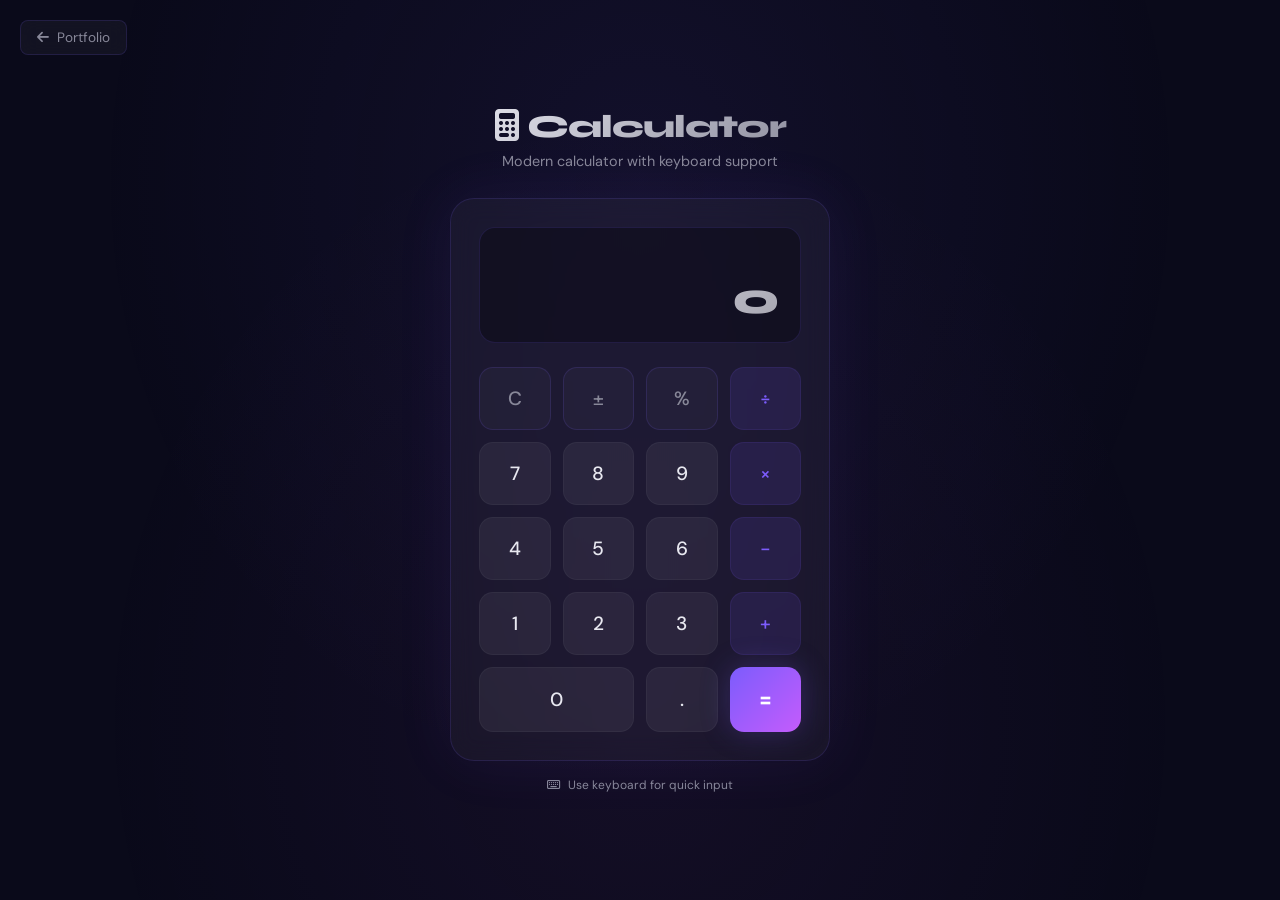
<file: Calculator/index.html>
<!DOCTYPE html>
<html lang="en">
<head>
  <meta charset="UTF-8" />
  <meta name="viewport" content="width=device-width, initial-scale=1.0" />
  <title>Calculator — Yugh</title>
  <link rel="preconnect" href="https://fonts.googleapis.com" />
  <link rel="preconnect" href="https://fonts.gstatic.com" crossorigin />
  <link href="https://fonts.googleapis.com/css2?family=Syne:wght@400;600;700;800&family=DM+Sans:ital,wght@0,300;0,400;0,500;1,300&display=swap" rel="stylesheet" />
  <link rel="stylesheet" href="https://cdnjs.cloudflare.com/ajax/libs/font-awesome/6.5.0/css/all.min.css" />
  <style>
    :root {
      --bg: #0a0a1a;
      --card: rgba(255,255,255,0.04);
      --border: rgba(124,92,252,0.15);
      --accent: #7c5cfc;
      --accent2: #c45cfc;
      --text: #e8e8f0;
      --muted: #888899;
      --radius: 16px;
      --font-display: "Syne", sans-serif;
      --font-body: "DM Sans", sans-serif;
    }
    *, *::before, *::after { box-sizing: border-box; margin: 0; padding: 0; }
    body {
      background: var(--bg);
      color: var(--text);
      font-family: var(--font-body);
      min-height: 100vh;
      display: flex;
      align-items: center;
      justify-content: center;
      padding: 24px;
      overflow-x: hidden;
    }
    body::before {
      content: "";
      position: fixed;
      inset: 0;
      background: radial-gradient(ellipse at 50% 20%, rgba(124,92,252,0.08), transparent 60%),
                  radial-gradient(ellipse at 50% 80%, rgba(196,92,252,0.06), transparent 60%);
      pointer-events: none;
    }

    .calc-container {
      position: relative;
      z-index: 1;
      width: 100%;
      max-width: 380px;
    }

    .app-header { text-align: center; margin-bottom: 28px; }
    .app-header h1 {
      font-family: var(--font-display);
      font-size: 2rem;
      font-weight: 800;
      letter-spacing: -1px;
      background: linear-gradient(135deg, var(--text), var(--muted));
      -webkit-background-clip: text;
      -webkit-text-fill-color: transparent;
      background-clip: text;
      margin-bottom: 6px;
    }
    .app-header p { color: var(--muted); font-size: 0.9rem; }

    /* Calculator body */
    .calculator {
      background: var(--card);
      border: 1px solid var(--border);
      border-radius: 24px;
      padding: 28px;
      backdrop-filter: blur(12px);
      box-shadow: 0 0 60px rgba(124,92,252,0.08);
    }

    /* Display */
    .display {
      background: rgba(0,0,0,0.3);
      border: 1px solid var(--border);
      border-radius: 16px;
      padding: 24px 20px 20px;
      margin-bottom: 24px;
      text-align: right;
      min-height: 100px;
      display: flex;
      flex-direction: column;
      justify-content: flex-end;
    }
    .display .expression {
      font-size: 0.9rem;
      color: var(--muted);
      min-height: 1.3em;
      word-break: break-all;
      margin-bottom: 6px;
    }
    .display .result {
      font-family: var(--font-display);
      font-size: 2.8rem;
      font-weight: 800;
      line-height: 1;
      background: linear-gradient(135deg, var(--text), rgba(232,232,240,0.7));
      -webkit-background-clip: text;
      -webkit-text-fill-color: transparent;
      background-clip: text;
      word-break: break-all;
      transition: font-size 0.2s;
    }

    /* Buttons grid */
    .buttons {
      display: grid;
      grid-template-columns: repeat(4, 1fr);
      gap: 12px;
    }
    .btn {
      padding: 18px;
      border: none;
      border-radius: 14px;
      font-family: var(--font-body);
      font-size: 1.2rem;
      font-weight: 500;
      cursor: pointer;
      transition: all 0.2s ease;
      position: relative;
      overflow: hidden;
    }
    .btn::after {
      content: "";
      position: absolute;
      inset: 0;
      background: rgba(255,255,255,0.06);
      opacity: 0;
      transition: opacity 0.2s;
    }
    .btn:hover::after { opacity: 1; }
    .btn:active { transform: scale(0.95); }

    /* Number */
    .btn-num {
      background: rgba(255,255,255,0.06);
      color: var(--text);
      border: 1px solid rgba(255,255,255,0.04);
    }
    .btn-num:hover { border-color: var(--border); }

    /* Operator */
    .btn-op {
      background: rgba(124,92,252,0.12);
      color: var(--accent);
      border: 1px solid rgba(124,92,252,0.1);
    }
    .btn-op:hover { border-color: var(--accent); }

    /* Function (C, ±, %, ⌫) */
    .btn-func {
      background: rgba(255,255,255,0.03);
      color: var(--muted);
      border: 1px solid var(--border);
    }
    .btn-func:hover { color: var(--text); border-color: var(--accent); }

    /* Equals */
    .btn-eq {
      background: linear-gradient(135deg, var(--accent), var(--accent2));
      color: #fff;
      border: none;
      font-size: 1.4rem;
      font-weight: 700;
      box-shadow: 0 0 30px rgba(124,92,252,0.25);
    }
    .btn-eq:hover {
      box-shadow: 0 0 50px rgba(124,92,252,0.4);
      transform: translateY(-1px);
    }
    .btn-eq:active { transform: scale(0.97); }

    /* Zero button spans 2 columns */
    .btn-zero { grid-column: span 2; }

    /* Back link */
    .back-link {
      position: fixed; top: 20px; left: 20px;
      display: inline-flex; align-items: center; gap: 8px;
      color: var(--muted); font-size: 0.85rem;
      padding: 8px 16px; border-radius: 8px;
      border: 1px solid var(--border); background: var(--card);
      backdrop-filter: blur(10px); transition: all 0.25s;
      text-decoration: none; z-index: 10;
    }
    .back-link:hover { color: var(--text); border-color: var(--accent); }

    /* Keyboard hint */
    .keyboard-hint {
      text-align: center;
      margin-top: 16px;
      color: var(--muted);
      font-size: 0.75rem;
    }
    .keyboard-hint i { margin-right: 4px; }

    @media (max-width: 400px) {
      .calculator { padding: 20px; }
      .btn { padding: 14px; font-size: 1.05rem; }
      .display .result { font-size: 2.2rem; }
    }
  </style>
</head>
<body>
  <a href="../index.html" class="back-link"><i class="fa-solid fa-arrow-left"></i> Portfolio</a>

  <div class="calc-container">
    <div class="app-header">
      <h1><i class="fa-solid fa-calculator"></i> Calculator</h1>
      <p>Modern calculator with keyboard support</p>
    </div>

    <div class="calculator">
      <div class="display">
        <div class="expression" id="expression"></div>
        <div class="result" id="result">0</div>
      </div>

      <div class="buttons">
        <button class="btn btn-func" data-action="clear">C</button>
        <button class="btn btn-func" data-action="sign">±</button>
        <button class="btn btn-func" data-action="percent">%</button>
        <button class="btn btn-op" data-action="op" data-value="÷">÷</button>

        <button class="btn btn-num" data-action="num" data-value="7">7</button>
        <button class="btn btn-num" data-action="num" data-value="8">8</button>
        <button class="btn btn-num" data-action="num" data-value="9">9</button>
        <button class="btn btn-op" data-action="op" data-value="×">×</button>

        <button class="btn btn-num" data-action="num" data-value="4">4</button>
        <button class="btn btn-num" data-action="num" data-value="5">5</button>
        <button class="btn btn-num" data-action="num" data-value="6">6</button>
        <button class="btn btn-op" data-action="op" data-value="−">−</button>

        <button class="btn btn-num" data-action="num" data-value="1">1</button>
        <button class="btn btn-num" data-action="num" data-value="2">2</button>
        <button class="btn btn-num" data-action="num" data-value="3">3</button>
        <button class="btn btn-op" data-action="op" data-value="+">+</button>

        <button class="btn btn-num btn-zero" data-action="num" data-value="0">0</button>
        <button class="btn btn-num" data-action="num" data-value=".">.</button>
        <button class="btn btn-eq" data-action="equals">=</button>
      </div>
    </div>

    <div class="keyboard-hint"><i class="fa-regular fa-keyboard"></i> Use keyboard for quick input</div>
  </div>

  <script>
    const expressionEl = document.getElementById("expression");
    const resultEl = document.getElementById("result");

    let current = "0";
    let previous = "";
    let operator = "";
    let shouldReset = false;

    function updateDisplay() {
      resultEl.textContent = current;
      if (current.length > 12) resultEl.style.fontSize = "2rem";
      else if (current.length > 8) resultEl.style.fontSize = "2.4rem";
      else resultEl.style.fontSize = "";
    }

    function inputNumber(num) {
      if (shouldReset) {
        current = num === "." ? "0." : num;
        shouldReset = false;
      } else {
        if (num === "." && current.includes(".")) return;
        if (current === "0" && num !== ".") current = num;
        else current += num;
      }
      updateDisplay();
    }

    function setOperator(op) {
      if (operator && !shouldReset) calculate();
      previous = current;
      operator = op;
      expressionEl.textContent = `${previous} ${op}`;
      shouldReset = true;
    }

    function calculate() {
      if (!operator || shouldReset) return;
      const a = parseFloat(previous);
      const b = parseFloat(current);
      let result;

      switch (operator) {
        case "+": result = a + b; break;
        case "−": result = a - b; break;
        case "×": result = a * b; break;
        case "÷": result = b === 0 ? "Error" : a / b; break;
      }

      expressionEl.textContent = `${previous} ${operator} ${current} =`;
      if (result === "Error") {
        current = "Error";
      } else {
        // Round to avoid floating point weirdness
        current = parseFloat(result.toFixed(10)).toString();
      }
      operator = "";
      previous = "";
      shouldReset = true;
      updateDisplay();
    }

    function clear() {
      current = "0";
      previous = "";
      operator = "";
      shouldReset = false;
      expressionEl.textContent = "";
      updateDisplay();
    }

    function toggleSign() {
      if (current === "0" || current === "Error") return;
      current = current.startsWith("-") ? current.slice(1) : "-" + current;
      updateDisplay();
    }

    function percent() {
      if (current === "Error") return;
      current = (parseFloat(current) / 100).toString();
      updateDisplay();
    }

    function backspace() {
      if (shouldReset || current === "Error") { clear(); return; }
      current = current.length > 1 ? current.slice(0, -1) : "0";
      updateDisplay();
    }

    // Button clicks
    document.querySelectorAll(".btn").forEach(btn => {
      btn.addEventListener("click", () => {
        const action = btn.dataset.action;
        const value = btn.dataset.value;

        switch (action) {
          case "num": inputNumber(value); break;
          case "op": setOperator(value); break;
          case "equals": calculate(); break;
          case "clear": clear(); break;
          case "sign": toggleSign(); break;
          case "percent": percent(); break;
        }
      });
    });

    // Keyboard support
    document.addEventListener("keydown", (e) => {
      if (e.key >= "0" && e.key <= "9") inputNumber(e.key);
      else if (e.key === ".") inputNumber(".");
      else if (e.key === "+") setOperator("+");
      else if (e.key === "-") setOperator("−");
      else if (e.key === "*") setOperator("×");
      else if (e.key === "/") { e.preventDefault(); setOperator("÷"); }
      else if (e.key === "Enter" || e.key === "=") calculate();
      else if (e.key === "Escape") clear();
      else if (e.key === "Backspace") backspace();
      else if (e.key === "%") percent();
    });
  </script>
</body>
</html>
</file>
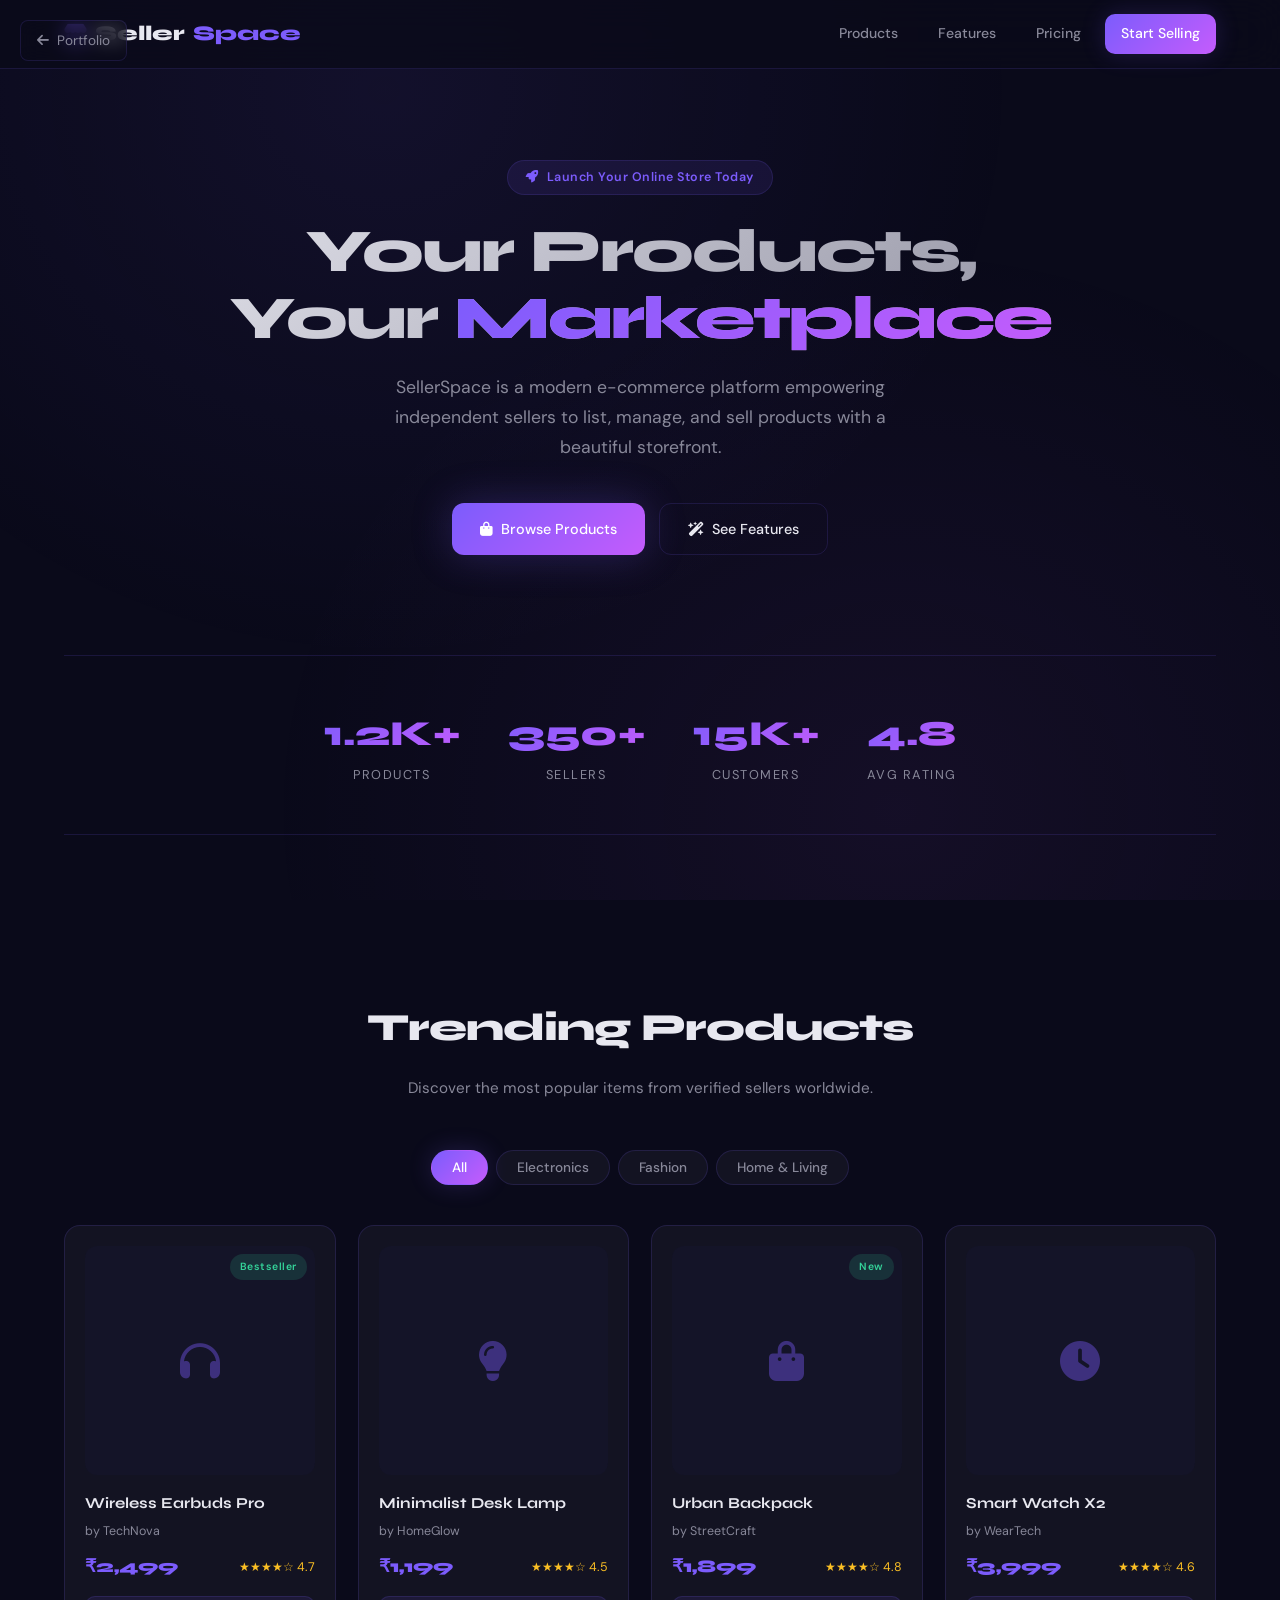
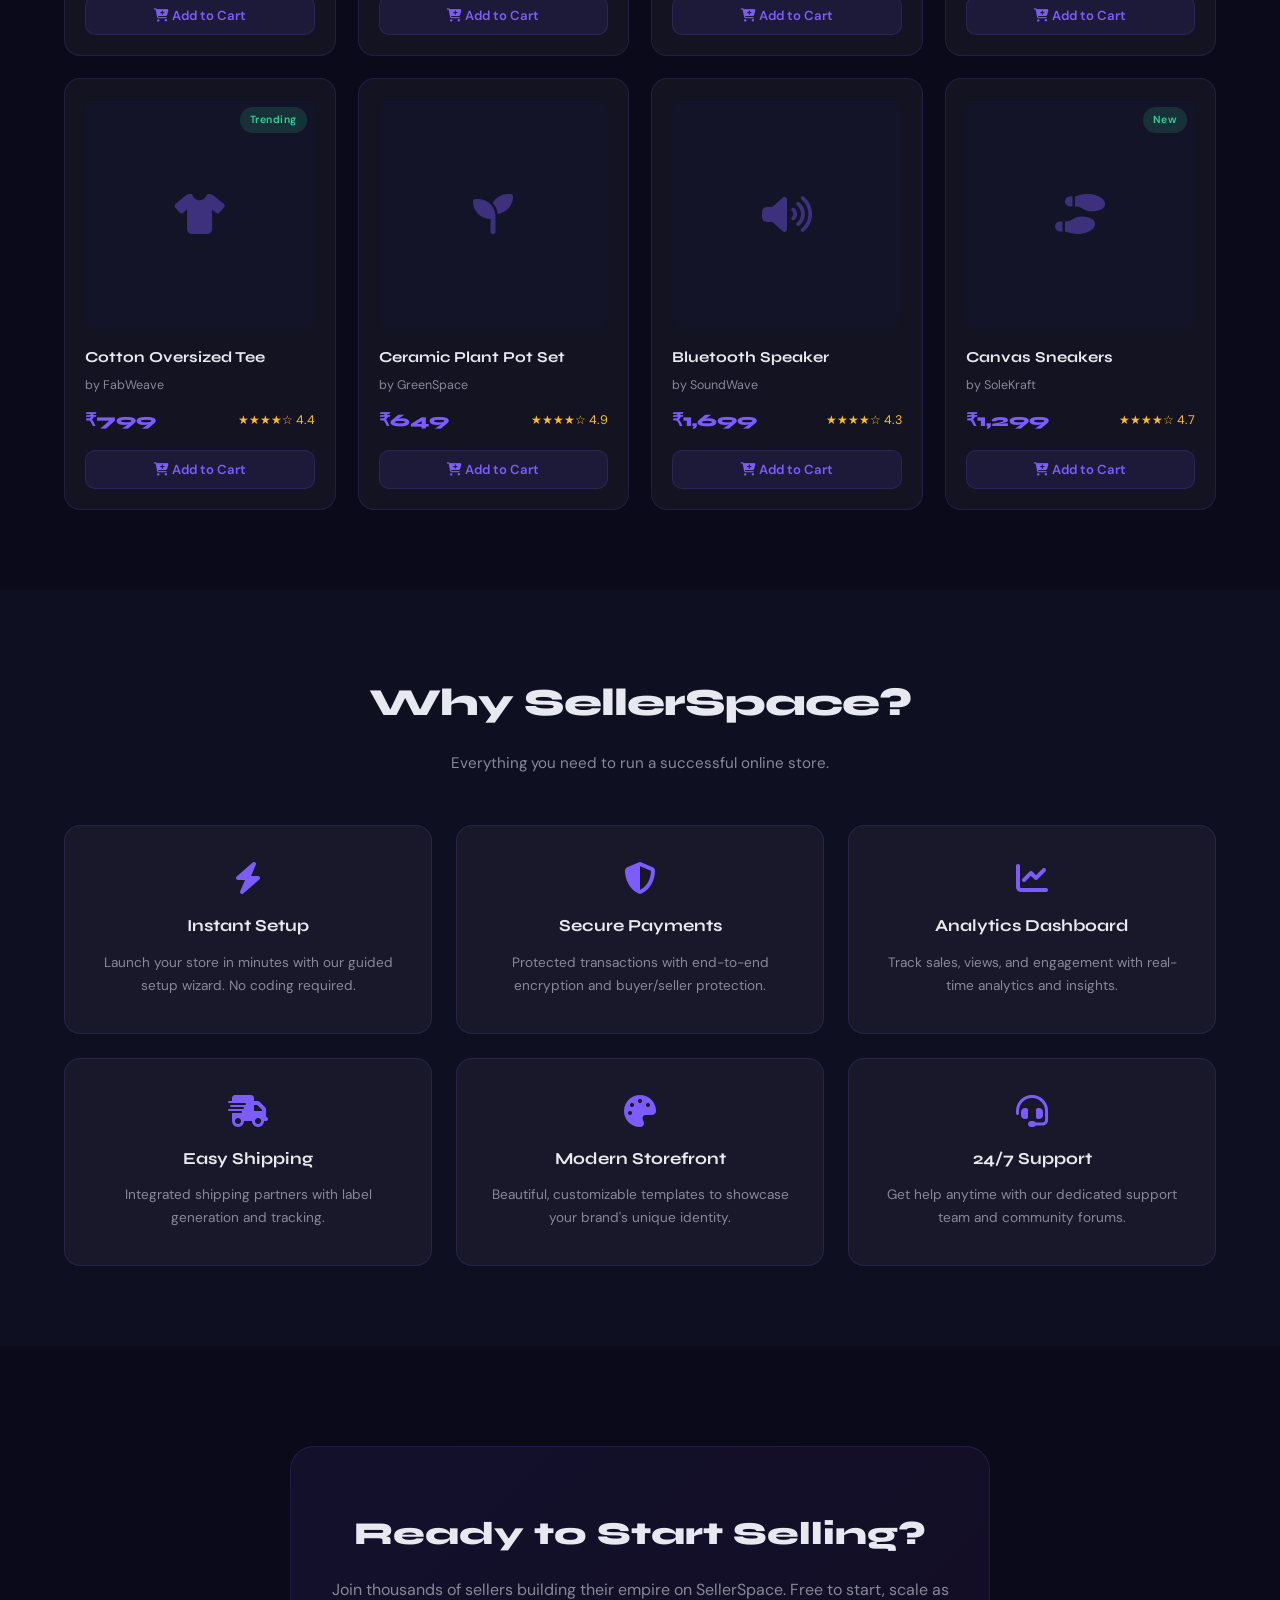
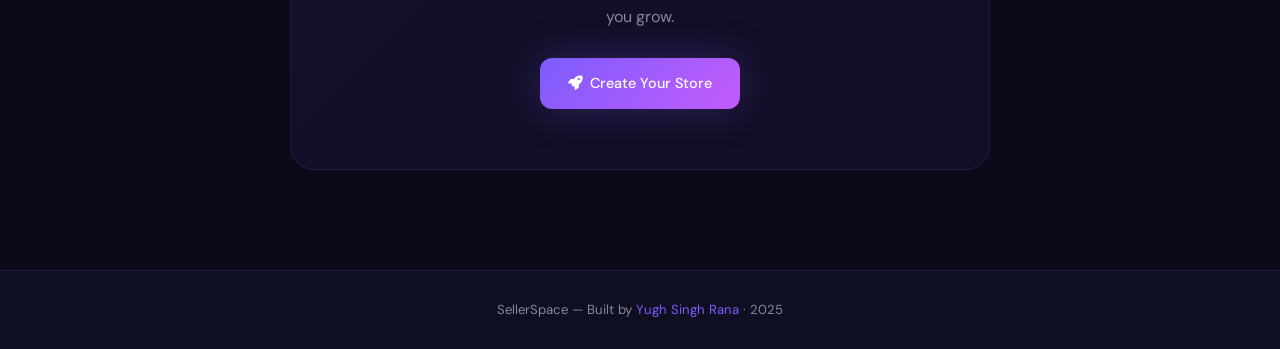
<file: Seller Space/index.html>
<!DOCTYPE html>
<html lang="en">
<head>
  <meta charset="UTF-8" />
  <meta name="viewport" content="width=device-width, initial-scale=1.0" />
  <title>Seller Space — Yugh</title>
  <link rel="preconnect" href="https://fonts.googleapis.com" />
  <link rel="preconnect" href="https://fonts.gstatic.com" crossorigin />
  <link href="https://fonts.googleapis.com/css2?family=Syne:wght@400;600;700;800&family=DM+Sans:ital,wght@0,300;0,400;0,500;1,300&display=swap" rel="stylesheet" />
  <link rel="stylesheet" href="https://cdnjs.cloudflare.com/ajax/libs/font-awesome/6.5.0/css/all.min.css" />
  <style>
    :root {
      --bg: #0a0a1a;
      --bg2: #0f0f22;
      --bg3: #141428;
      --card: rgba(255,255,255,0.04);
      --border: rgba(124,92,252,0.15);
      --accent: #7c5cfc;
      --accent2: #c45cfc;
      --accent3: #34d399;
      --text: #e8e8f0;
      --muted: #888899;
      --radius: 16px;
      --font-display: "Syne", sans-serif;
      --font-body: "DM Sans", sans-serif;
    }
    *, *::before, *::after { box-sizing: border-box; margin: 0; padding: 0; }
    html { scroll-behavior: smooth; }
    body {
      background: var(--bg);
      color: var(--text);
      font-family: var(--font-body);
      font-size: 16px;
      line-height: 1.7;
      overflow-x: hidden;
    }
    a { text-decoration: none; color: inherit; }
    ul { list-style: none; }
    img { max-width: 100%; display: block; }

    ::-webkit-scrollbar { width: 5px; }
    ::-webkit-scrollbar-track { background: var(--bg); }
    ::-webkit-scrollbar-thumb { background: var(--accent); border-radius: 10px; }

    body::before {
      content: "";
      position: fixed; inset: 0;
      background: radial-gradient(ellipse at 30% 10%, rgba(124,92,252,0.08), transparent 50%),
                  radial-gradient(ellipse at 70% 90%, rgba(196,92,252,0.06), transparent 50%);
      pointer-events: none; z-index: 0;
    }

    /* ── NAV ── */
    .navbar {
      position: fixed; top: 0; left: 0; right: 0; z-index: 100;
      backdrop-filter: blur(20px); -webkit-backdrop-filter: blur(20px);
      background: rgba(10,10,26,0.8); border-bottom: 1px solid var(--border);
    }
    .nav-inner {
      max-width: 1200px; margin: 0 auto; padding: 0 24px;
      display: flex; align-items: center; justify-content: space-between; height: 68px;
    }
    .logo {
      font-family: var(--font-display); font-size: 1.3rem; font-weight: 800;
      display: flex; align-items: center; gap: 8px;
    }
    .logo i { color: var(--accent); }
    .logo span { color: var(--accent); }
    .nav-links { display: flex; gap: 8px; align-items: center; }
    .nav-links a {
      font-size: 0.88rem; font-weight: 500; color: var(--muted);
      padding: 8px 16px; border-radius: 8px; transition: all 0.25s;
    }
    .nav-links a:hover { color: var(--text); background: var(--card); }
    .nav-cta {
      background: linear-gradient(135deg, var(--accent), var(--accent2)) !important;
      color: #fff !important; border-radius: 10px !important;
      box-shadow: 0 0 25px rgba(124,92,252,0.2);
    }
    .nav-cta:hover { transform: translateY(-1px); box-shadow: 0 0 40px rgba(124,92,252,0.35); }

    .container { max-width: 1200px; margin: 0 auto; padding: 0 24px; }

    /* ── HERO ── */
    .hero {
      padding: 160px 0 100px; text-align: center; position: relative; z-index: 1;
    }
    .hero-badge {
      display: inline-flex; align-items: center; gap: 8px;
      background: rgba(124,92,252,0.1); border: 1px solid var(--border);
      border-radius: 50px; padding: 6px 18px; font-size: 0.78rem;
      color: var(--accent); font-weight: 600; letter-spacing: 0.5px;
      margin-bottom: 24px;
    }
    .hero h1 {
      font-family: var(--font-display); font-size: clamp(2.2rem, 5vw, 3.8rem);
      font-weight: 800; letter-spacing: -2px; line-height: 1.1;
      background: linear-gradient(135deg, var(--text) 0%, var(--muted) 100%);
      -webkit-background-clip: text; -webkit-text-fill-color: transparent;
      background-clip: text; margin-bottom: 20px;
    }
    .hero h1 em {
      font-style: normal;
      background: linear-gradient(135deg, var(--accent), var(--accent2));
      -webkit-background-clip: text; -webkit-text-fill-color: transparent;
      background-clip: text;
    }
    .hero p {
      color: var(--muted); font-size: 1.1rem; max-width: 560px; margin: 0 auto 40px;
    }
    .hero-btns { display: flex; gap: 14px; justify-content: center; flex-wrap: wrap; }
    .btn {
      display: inline-flex; align-items: center; gap: 8px;
      padding: 13px 28px; border-radius: 12px;
      font-family: var(--font-body); font-size: 0.9rem; font-weight: 500;
      cursor: pointer; transition: all 0.3s; border: none;
    }
    .btn-primary {
      background: linear-gradient(135deg, var(--accent), var(--accent2));
      color: #fff; box-shadow: 0 0 40px rgba(124,92,252,0.25);
    }
    .btn-primary:hover { transform: translateY(-2px); box-shadow: 0 0 60px rgba(124,92,252,0.4); }
    .btn-outline {
      background: transparent; color: var(--text);
      border: 1px solid var(--border);
    }
    .btn-outline:hover { background: var(--card); border-color: var(--accent); transform: translateY(-2px); }

    /* ── STATS ── */
    .stats-row {
      display: flex; justify-content: center; gap: 48px;
      padding: 48px 0; border-top: 1px solid var(--border); border-bottom: 1px solid var(--border);
      margin-bottom: 80px; position: relative; z-index: 1;
    }
    .stat { text-align: center; }
    .stat-num {
      font-family: var(--font-display); font-size: 2.2rem; font-weight: 800;
      background: linear-gradient(135deg, var(--accent), var(--accent2));
      -webkit-background-clip: text; -webkit-text-fill-color: transparent;
      background-clip: text;
    }
    .stat-label { font-size: 0.8rem; color: var(--muted); text-transform: uppercase; letter-spacing: 1.5px; }

    /* ── SECTION TITLE ── */
    .section-title {
      font-family: var(--font-display); font-size: clamp(1.6rem, 3vw, 2.4rem);
      font-weight: 800; letter-spacing: -1px; text-align: center; margin-bottom: 16px;
      position: relative; z-index: 1;
    }
    .section-subtitle {
      text-align: center; color: var(--muted); font-size: 0.95rem;
      max-width: 500px; margin: 0 auto 48px; position: relative; z-index: 1;
    }

    /* ── PRODUCTS ── */
    .products-section { padding: 80px 0; position: relative; z-index: 1; }
    .category-tabs {
      display: flex; justify-content: center; gap: 8px; margin-bottom: 40px; flex-wrap: wrap;
    }
    .cat-tab {
      padding: 8px 20px; border-radius: 50px; font-family: var(--font-body);
      font-size: 0.85rem; font-weight: 500; color: var(--muted);
      background: var(--card); border: 1px solid var(--border);
      cursor: pointer; transition: all 0.25s;
    }
    .cat-tab:hover { color: var(--text); border-color: var(--accent); }
    .cat-tab.active {
      background: linear-gradient(135deg, var(--accent), var(--accent2));
      color: #fff; border-color: transparent; box-shadow: 0 0 25px rgba(124,92,252,0.2);
    }

    .products-grid {
      display: grid; grid-template-columns: repeat(4, 1fr); gap: 22px;
    }
    .product-card {
      background: var(--card); border: 1px solid var(--border); border-radius: var(--radius);
      padding: 20px; transition: all 0.35s; position: relative; overflow: hidden;
    }
    .product-card:hover { transform: translateY(-6px); border-color: var(--accent); box-shadow: 0 0 40px rgba(124,92,252,0.12); }
    .product-img {
      width: 100%; aspect-ratio: 1; background: var(--bg3); border-radius: 12px;
      display: flex; align-items: center; justify-content: center;
      margin-bottom: 16px; overflow: hidden; position: relative;
    }
    .product-img i { font-size: 2.5rem; color: var(--accent); opacity: 0.4; }
    .product-img .badge {
      position: absolute; top: 8px; right: 8px;
      font-size: 0.65rem; font-weight: 600; letter-spacing: 0.5px;
      padding: 4px 10px; border-radius: 50px;
      background: rgba(52,211,153,0.15); color: var(--accent3);
    }
    .product-name {
      font-family: var(--font-display); font-size: 0.95rem; font-weight: 700;
      margin-bottom: 4px;
    }
    .product-seller { font-size: 0.78rem; color: var(--muted); margin-bottom: 10px; }
    .product-price-row { display: flex; align-items: center; justify-content: space-between; }
    .product-price {
      font-family: var(--font-display); font-weight: 800; font-size: 1.1rem;
      color: var(--accent);
    }
    .product-rating { font-size: 0.78rem; color: #fbbf24; }
    .product-cart-btn {
      margin-top: 14px; width: 100%; padding: 10px; border-radius: 10px;
      background: rgba(124,92,252,0.1); border: 1px solid var(--border);
      color: var(--accent); font-family: var(--font-body); font-size: 0.82rem;
      font-weight: 600; cursor: pointer; transition: all 0.25s;
    }
    .product-cart-btn:hover {
      background: linear-gradient(135deg, var(--accent), var(--accent2));
      color: #fff; border-color: transparent;
    }

    /* ── FEATURES ── */
    .features-section {
      background: var(--bg2); padding: 80px 0; position: relative; z-index: 1;
    }
    .features-grid {
      display: grid; grid-template-columns: repeat(3, 1fr); gap: 24px;
    }
    .feature-card {
      background: var(--card); border: 1px solid var(--border); border-radius: var(--radius);
      padding: 36px 28px; text-align: center; transition: all 0.35s;
    }
    .feature-card:hover { transform: translateY(-6px); border-color: var(--accent); }
    .feature-card i {
      font-size: 2rem; color: var(--accent); margin-bottom: 18px; display: block;
    }
    .feature-card h3 {
      font-family: var(--font-display); font-weight: 700; font-size: 1.05rem; margin-bottom: 10px;
    }
    .feature-card p { color: var(--muted); font-size: 0.85rem; line-height: 1.7; }

    /* ── CTA ── */
    .cta-section {
      padding: 100px 0; text-align: center; position: relative; z-index: 1;
    }
    .cta-box {
      background: linear-gradient(135deg, rgba(124,92,252,0.08), rgba(196,92,252,0.05));
      border: 1px solid var(--border); border-radius: 24px;
      padding: 60px 40px; max-width: 700px; margin: 0 auto;
    }
    .cta-box h2 {
      font-family: var(--font-display); font-size: 2rem; font-weight: 800; margin-bottom: 14px;
    }
    .cta-box p { color: var(--muted); margin-bottom: 28px; }

    /* ── FOOTER ── */
    .footer {
      background: var(--bg2); border-top: 1px solid var(--border);
      padding: 28px 0; text-align: center; position: relative; z-index: 1;
    }
    .footer p { color: var(--muted); font-size: 0.82rem; }
    .footer a { color: var(--accent); }

    /* Back link */
    .back-link {
      position: fixed; top: 20px; left: 20px;
      display: inline-flex; align-items: center; gap: 8px;
      color: var(--muted); font-size: 0.85rem;
      padding: 8px 16px; border-radius: 8px;
      border: 1px solid var(--border); background: rgba(10,10,26,0.6);
      backdrop-filter: blur(10px); transition: all 0.25s;
      text-decoration: none; z-index: 200;
    }
    .back-link:hover { color: var(--text); border-color: var(--accent); }

    @media (max-width: 900px) {
      .products-grid { grid-template-columns: repeat(2, 1fr); }
      .features-grid { grid-template-columns: 1fr; }
      .stats-row { gap: 24px; flex-wrap: wrap; }
      .nav-links { display: none; }
    }
    @media (max-width: 580px) {
      .products-grid { grid-template-columns: 1fr; }
    }
  </style>
</head>
<body>
  <a href="../index.html" class="back-link"><i class="fa-solid fa-arrow-left"></i> Portfolio</a>

  <!-- NAV -->
  <nav class="navbar">
    <div class="nav-inner">
      <div class="logo"><i class="fa-solid fa-store"></i> Seller<span>Space</span></div>
      <div class="nav-links">
        <a href="#products">Products</a>
        <a href="#features">Features</a>
        <a href="#cta">Pricing</a>
        <a href="#cta" class="nav-cta">Start Selling</a>
      </div>
    </div>
  </nav>

  <!-- HERO -->
  <section class="hero">
    <div class="container">
      <div class="hero-badge"><i class="fa-solid fa-rocket"></i> Launch Your Online Store Today</div>
      <h1>Your Products, <br>Your <em>Marketplace</em></h1>
      <p>SellerSpace is a modern e-commerce platform empowering independent sellers to list, manage, and sell products with a beautiful storefront.</p>
      <div class="hero-btns">
        <a href="#products" class="btn btn-primary"><i class="fa-solid fa-bag-shopping"></i> Browse Products</a>
        <a href="#features" class="btn btn-outline"><i class="fa-solid fa-wand-magic-sparkles"></i> See Features</a>
      </div>
    </div>
  </section>

  <!-- STATS -->
  <div class="container">
    <div class="stats-row">
      <div class="stat"><div class="stat-num">1.2K+</div><div class="stat-label">Products</div></div>
      <div class="stat"><div class="stat-num">350+</div><div class="stat-label">Sellers</div></div>
      <div class="stat"><div class="stat-num">15K+</div><div class="stat-label">Customers</div></div>
      <div class="stat"><div class="stat-num">4.8</div><div class="stat-label">Avg Rating</div></div>
    </div>
  </div>

  <!-- PRODUCTS -->
  <section class="products-section" id="products">
    <div class="container">
      <h2 class="section-title">Trending Products</h2>
      <p class="section-subtitle">Discover the most popular items from verified sellers worldwide.</p>

      <div class="category-tabs">
        <button class="cat-tab active" data-cat="all">All</button>
        <button class="cat-tab" data-cat="electronics">Electronics</button>
        <button class="cat-tab" data-cat="fashion">Fashion</button>
        <button class="cat-tab" data-cat="home">Home & Living</button>
      </div>

      <div class="products-grid" id="productsGrid">
        <!-- Populated by JS -->
      </div>
    </div>
  </section>

  <!-- FEATURES -->
  <section class="features-section" id="features">
    <div class="container">
      <h2 class="section-title">Why SellerSpace?</h2>
      <p class="section-subtitle">Everything you need to run a successful online store.</p>
      <div class="features-grid">
        <div class="feature-card">
          <i class="fa-solid fa-bolt"></i>
          <h3>Instant Setup</h3>
          <p>Launch your store in minutes with our guided setup wizard. No coding required.</p>
        </div>
        <div class="feature-card">
          <i class="fa-solid fa-shield-halved"></i>
          <h3>Secure Payments</h3>
          <p>Protected transactions with end-to-end encryption and buyer/seller protection.</p>
        </div>
        <div class="feature-card">
          <i class="fa-solid fa-chart-line"></i>
          <h3>Analytics Dashboard</h3>
          <p>Track sales, views, and engagement with real-time analytics and insights.</p>
        </div>
        <div class="feature-card">
          <i class="fa-solid fa-truck-fast"></i>
          <h3>Easy Shipping</h3>
          <p>Integrated shipping partners with label generation and tracking.</p>
        </div>
        <div class="feature-card">
          <i class="fa-solid fa-palette"></i>
          <h3>Modern Storefront</h3>
          <p>Beautiful, customizable templates to showcase your brand's unique identity.</p>
        </div>
        <div class="feature-card">
          <i class="fa-solid fa-headset"></i>
          <h3>24/7 Support</h3>
          <p>Get help anytime with our dedicated support team and community forums.</p>
        </div>
      </div>
    </div>
  </section>

  <!-- CTA -->
  <section class="cta-section" id="cta">
    <div class="container">
      <div class="cta-box">
        <h2>Ready to Start Selling?</h2>
        <p>Join thousands of sellers building their empire on SellerSpace. Free to start, scale as you grow.</p>
        <a href="#" class="btn btn-primary"><i class="fa-solid fa-rocket"></i> Create Your Store</a>
      </div>
    </div>
  </section>

  <!-- FOOTER -->
  <footer class="footer">
    <div class="container">
      <p>SellerSpace — Built by <a href="../index.html">Yugh Singh Rana</a> · 2025</p>
    </div>
  </footer>

  <script>
    // Product data
    const products = [
      { name: "Wireless Earbuds Pro", seller: "TechNova", price: "₹2,499", rating: 4.7, cat: "electronics", icon: "fa-headphones", badge: "Bestseller" },
      { name: "Minimalist Desk Lamp", seller: "HomeGlow", price: "₹1,199", rating: 4.5, cat: "home", icon: "fa-lightbulb", badge: "" },
      { name: "Urban Backpack", seller: "StreetCraft", price: "₹1,899", rating: 4.8, cat: "fashion", icon: "fa-bag-shopping", badge: "New" },
      { name: "Smart Watch X2", seller: "WearTech", price: "₹3,999", rating: 4.6, cat: "electronics", icon: "fa-clock", badge: "" },
      { name: "Cotton Oversized Tee", seller: "FabWeave", price: "₹799", rating: 4.4, cat: "fashion", icon: "fa-shirt", badge: "Trending" },
      { name: "Ceramic Plant Pot Set", seller: "GreenSpace", price: "₹649", rating: 4.9, cat: "home", icon: "fa-seedling", badge: "" },
      { name: "Bluetooth Speaker", seller: "SoundWave", price: "₹1,699", rating: 4.3, cat: "electronics", icon: "fa-volume-high", badge: "" },
      { name: "Canvas Sneakers", seller: "SoleKraft", price: "₹1,299", rating: 4.7, cat: "fashion", icon: "fa-shoe-prints", badge: "New" },
    ];

    const grid = document.getElementById("productsGrid");
    const catTabs = document.querySelectorAll(".cat-tab");

    function renderProducts(filter = "all") {
      const filtered = filter === "all" ? products : products.filter(p => p.cat === filter);
      grid.innerHTML = filtered.map(p => `
        <div class="product-card">
          <div class="product-img">
            <i class="fa-solid ${p.icon}"></i>
            ${p.badge ? `<span class="badge">${p.badge}</span>` : ""}
          </div>
          <div class="product-name">${p.name}</div>
          <div class="product-seller">by ${p.seller}</div>
          <div class="product-price-row">
            <span class="product-price">${p.price}</span>
            <span class="product-rating">${"★".repeat(Math.floor(p.rating))}${"☆".repeat(5 - Math.floor(p.rating))} ${p.rating}</span>
          </div>
          <button class="product-cart-btn"><i class="fa-solid fa-cart-plus"></i> Add to Cart</button>
        </div>
      `).join("");
    }

    catTabs.forEach(tab => {
      tab.addEventListener("click", () => {
        catTabs.forEach(t => t.classList.remove("active"));
        tab.classList.add("active");
        renderProducts(tab.dataset.cat);
      });
    });

    renderProducts();

    // Cart button interaction
    document.addEventListener("click", e => {
      if (e.target.closest(".product-cart-btn")) {
        const btn = e.target.closest(".product-cart-btn");
        btn.innerHTML = '<i class="fa-solid fa-check"></i> Added!';
        btn.style.background = "linear-gradient(135deg, var(--accent3), #059669)";
        btn.style.color = "#fff";
        btn.style.borderColor = "transparent";
        setTimeout(() => {
          btn.innerHTML = '<i class="fa-solid fa-cart-plus"></i> Add to Cart';
          btn.style = "";
        }, 1500);
      }
    });
  </script>
</body>
</html>
</file>
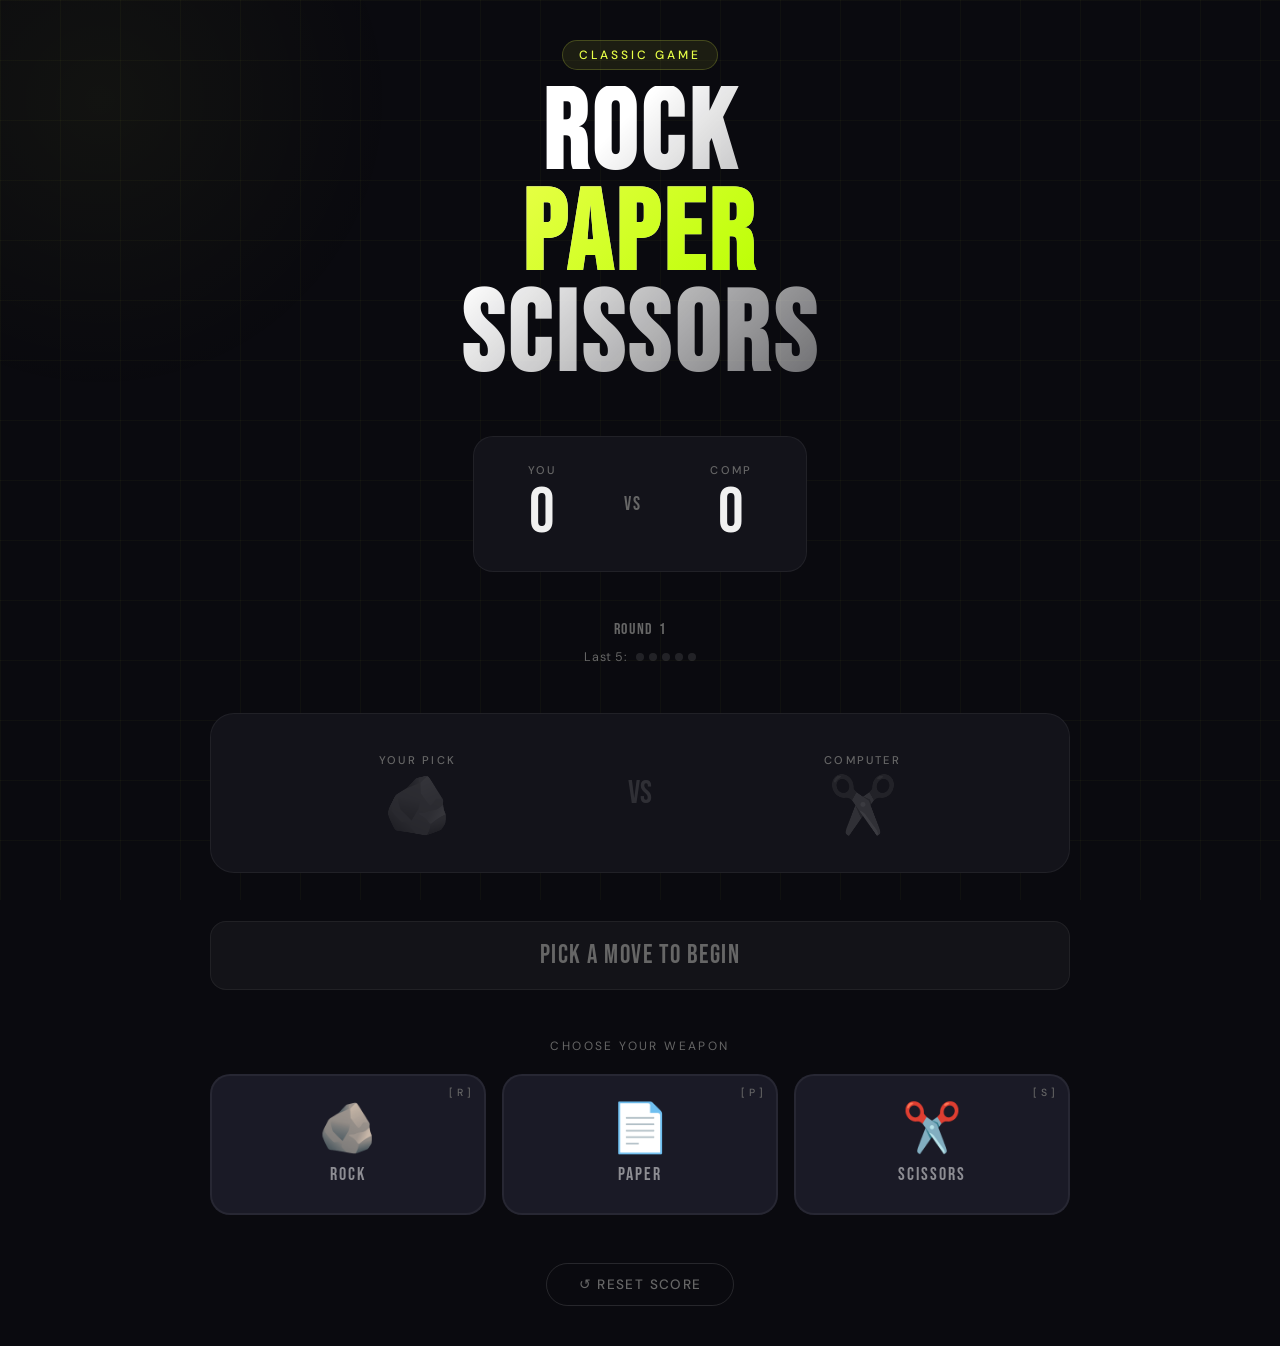
<file: Stone Paper Scissor Game new/index.html>
<!doctype html>
<html lang="en">
  <head>
    <meta charset="UTF-8" />
    <meta name="viewport" content="width=device-width, initial-scale=1.0" />
    <title>Rock Paper Scissors</title>
    <link
      href="https://fonts.googleapis.com/css2?family=Bebas+Neue&family=DM+Sans:wght@300;400;500&display=swap"
      rel="stylesheet"
    />
    <style>
      :root {
        --bg: #0a0a0f;
        --surface: #13131a;
        --card: #1a1a26;
        --accent: #e8ff47;
        --accent2: #ff4778;
        --accent3: #47c8ff;
        --text: #f0f0f0;
        --muted: #666;
        --win: #47ff8a;
        --lose: #ff4747;
        --draw: #ffaa47;
      }

      * {
        margin: 0;
        padding: 0;
        box-sizing: border-box;
      }

      body {
        background: var(--bg);
        color: var(--text);
        font-family: "DM Sans", sans-serif;
        min-height: 100vh;
        display: flex;
        flex-direction: column;
        align-items: center;
        overflow-x: hidden;
      }

      /* Background grid */
      body::before {
        content: "";
        position: fixed;
        inset: 0;
        background-image:
          linear-gradient(rgba(232, 255, 71, 0.03) 1px, transparent 1px),
          linear-gradient(90deg, rgba(232, 255, 71, 0.03) 1px, transparent 1px);
        background-size: 60px 60px;
        pointer-events: none;
        z-index: 0;
      }

      /* Glow orbs */
      body::after {
        content: "";
        position: fixed;
        width: 600px;
        height: 600px;
        border-radius: 50%;
        background: radial-gradient(
          circle,
          rgba(232, 255, 71, 0.04) 0%,
          transparent 70%
        );
        top: -200px;
        left: -200px;
        pointer-events: none;
        z-index: 0;
      }

      .wrapper {
        position: relative;
        z-index: 1;
        width: 100%;
        max-width: 900px;
        padding: 40px 20px;
        display: flex;
        flex-direction: column;
        align-items: center;
        gap: 48px;
      }

      /* HEADER */
      header {
        text-align: center;
      }

      .title-tag {
        font-family: "DM Sans", sans-serif;
        font-size: 0.75rem;
        font-weight: 500;
        letter-spacing: 0.25em;
        text-transform: uppercase;
        color: var(--accent);
        background: rgba(232, 255, 71, 0.08);
        border: 1px solid rgba(232, 255, 71, 0.2);
        padding: 6px 16px;
        border-radius: 100px;
        display: inline-block;
        margin-bottom: 16px;
      }

      h1 {
        font-family: "Bebas Neue", sans-serif;
        font-size: clamp(3.5rem, 10vw, 7rem);
        letter-spacing: 0.04em;
        line-height: 0.9;
        background: linear-gradient(135deg, #fff 30%, rgba(255, 255, 255, 0.4));
        -webkit-background-clip: text;
        -webkit-text-fill-color: transparent;
        background-clip: text;
      }

      h1 span {
        background: linear-gradient(135deg, var(--accent), #b8ff00);
        -webkit-background-clip: text;
        -webkit-text-fill-color: transparent;
        background-clip: text;
      }

      /* SCOREBOARD */
      .scoreboard {
        display: flex;
        align-items: center;
        gap: 0;
        background: var(--surface);
        border: 1px solid rgba(255, 255, 255, 0.06);
        border-radius: 20px;
        padding: 6px;
        overflow: hidden;
      }

      .score-block {
        display: flex;
        flex-direction: column;
        align-items: center;
        padding: 20px 48px;
        gap: 4px;
        position: relative;
      }

      .score-block.you {
        border-radius: 14px 0 0 14px;
      }
      .score-block.comp {
        border-radius: 0 14px 14px 0;
      }

      .score-label {
        font-size: 0.7rem;
        font-weight: 500;
        letter-spacing: 0.2em;
        text-transform: uppercase;
        color: var(--muted);
      }

      .score-num {
        font-family: "Bebas Neue", sans-serif;
        font-size: 4rem;
        line-height: 1;
        transition:
          transform 0.3s cubic-bezier(0.34, 1.56, 0.64, 1),
          color 0.3s;
      }

      .score-num.bump {
        animation: scoreBump 0.4s cubic-bezier(0.34, 1.56, 0.64, 1);
      }

      @keyframes scoreBump {
        0% {
          transform: scale(1);
        }
        50% {
          transform: scale(1.4);
        }
        100% {
          transform: scale(1);
        }
      }

      .score-divider {
        width: 1px;
        height: 60px;
        background: rgba(255, 255, 255, 0.08);
      }

      .vs-badge {
        padding: 0 20px;
        font-family: "Bebas Neue", sans-serif;
        font-size: 1.2rem;
        color: var(--muted);
        letter-spacing: 0.1em;
      }

      /* ARENA / BATTLE DISPLAY */
      .arena {
        width: 100%;
        background: var(--surface);
        border: 1px solid rgba(255, 255, 255, 0.06);
        border-radius: 24px;
        padding: 32px;
        display: flex;
        align-items: center;
        justify-content: center;
        gap: 24px;
        min-height: 160px;
      }

      .arena-side {
        display: flex;
        flex-direction: column;
        align-items: center;
        gap: 10px;
        flex: 1;
      }

      .arena-label {
        font-size: 0.7rem;
        font-weight: 500;
        letter-spacing: 0.2em;
        text-transform: uppercase;
        color: var(--muted);
      }

      .arena-icon {
        font-size: 3.5rem;
        line-height: 1;
        opacity: 0.2;
        transition: all 0.4s cubic-bezier(0.34, 1.56, 0.64, 1);
        filter: grayscale(1);
      }

      .arena-icon.revealed {
        opacity: 1;
        filter: grayscale(0);
        animation: revealPop 0.5s cubic-bezier(0.34, 1.56, 0.64, 1);
      }

      @keyframes revealPop {
        0% {
          transform: scale(0) rotate(-20deg);
          opacity: 0;
        }
        100% {
          transform: scale(1) rotate(0deg);
          opacity: 1;
        }
      }

      .arena-vs {
        font-family: "Bebas Neue", sans-serif;
        font-size: 2rem;
        color: rgba(255, 255, 255, 0.12);
        padding: 0 12px;
      }

      /* RESULT MESSAGE */
      .result-bar {
        width: 100%;
        border-radius: 16px;
        padding: 18px 28px;
        text-align: center;
        font-family: "Bebas Neue", sans-serif;
        font-size: 1.6rem;
        letter-spacing: 0.06em;
        background: rgba(255, 255, 255, 0.04);
        border: 1px solid rgba(255, 255, 255, 0.06);
        color: var(--muted);
        transition: all 0.4s ease;
      }

      .result-bar.win {
        background: rgba(71, 255, 138, 0.08);
        border-color: rgba(71, 255, 138, 0.3);
        color: var(--win);
      }

      .result-bar.lose {
        background: rgba(255, 71, 71, 0.08);
        border-color: rgba(255, 71, 71, 0.3);
        color: var(--lose);
      }

      .result-bar.draw {
        background: rgba(255, 170, 71, 0.08);
        border-color: rgba(255, 170, 71, 0.3);
        color: var(--draw);
      }

      /* CHOICES */
      .choices-section {
        width: 100%;
      }

      .choices-hint {
        text-align: center;
        font-size: 0.75rem;
        letter-spacing: 0.2em;
        text-transform: uppercase;
        color: var(--muted);
        margin-bottom: 20px;
      }

      .choices {
        display: grid;
        grid-template-columns: repeat(3, 1fr);
        gap: 16px;
      }

      .choice {
        background: var(--card);
        border: 2px solid rgba(255, 255, 255, 0.06);
        border-radius: 20px;
        padding: 28px 16px;
        display: flex;
        flex-direction: column;
        align-items: center;
        gap: 12px;
        cursor: pointer;
        transition: all 0.2s ease;
        position: relative;
        overflow: hidden;
        user-select: none;
      }

      .choice::before {
        content: "";
        position: absolute;
        inset: 0;
        opacity: 0;
        transition: opacity 0.2s;
        border-radius: 18px;
      }

      #stone::before {
        background: radial-gradient(
          circle at 50% 0%,
          rgba(71, 200, 255, 0.12),
          transparent 70%
        );
      }
      #paper::before {
        background: radial-gradient(
          circle at 50% 0%,
          rgba(232, 255, 71, 0.12),
          transparent 70%
        );
      }
      #scissor::before {
        background: radial-gradient(
          circle at 50% 0%,
          rgba(255, 71, 120, 0.12),
          transparent 70%
        );
      }

      .choice:hover::before {
        opacity: 1;
      }

      .choice:hover {
        border-color: rgba(255, 255, 255, 0.18);
        transform: translateY(-4px);
        box-shadow: 0 12px 40px rgba(0, 0, 0, 0.4);
      }

      .choice:active {
        transform: translateY(-1px) scale(0.98);
      }

      #stone:hover {
        border-color: rgba(71, 200, 255, 0.4);
      }
      #paper:hover {
        border-color: rgba(232, 255, 71, 0.4);
      }
      #scissor:hover {
        border-color: rgba(255, 71, 120, 0.4);
      }

      .choice.selected {
        animation: choicePulse 0.4s ease;
      }

      @keyframes choicePulse {
        0% {
          transform: scale(1);
        }
        40% {
          transform: scale(0.95);
        }
        70% {
          transform: scale(1.04);
        }
        100% {
          transform: scale(1);
        }
      }

      .choice-emoji {
        font-size: 3rem;
        line-height: 1;
      }

      .choice-name {
        font-family: "Bebas Neue", sans-serif;
        font-size: 1.1rem;
        letter-spacing: 0.12em;
        color: rgba(255, 255, 255, 0.5);
        text-transform: uppercase;
        transition: color 0.2s;
      }

      #stone:hover .choice-name {
        color: var(--accent3);
      }
      #paper:hover .choice-name {
        color: var(--accent);
      }
      #scissor:hover .choice-name {
        color: var(--accent2);
      }

      .choice-key {
        position: absolute;
        top: 10px;
        right: 12px;
        font-size: 0.65rem;
        color: var(--muted);
        letter-spacing: 0.05em;
        font-weight: 500;
      }

      /* RESET BUTTON */
      .reset-btn {
        background: transparent;
        border: 1px solid rgba(255, 255, 255, 0.12);
        color: var(--muted);
        padding: 12px 32px;
        border-radius: 100px;
        font-family: "DM Sans", sans-serif;
        font-size: 0.85rem;
        font-weight: 500;
        letter-spacing: 0.1em;
        text-transform: uppercase;
        cursor: pointer;
        transition: all 0.2s ease;
      }

      .reset-btn:hover {
        border-color: rgba(255, 255, 255, 0.3);
        color: var(--text);
        background: rgba(255, 255, 255, 0.04);
      }

      /* STREAK */
      .streak-bar {
        display: flex;
        align-items: center;
        gap: 8px;
        font-size: 0.78rem;
        color: var(--muted);
        letter-spacing: 0.05em;
      }

      .streak-dots {
        display: flex;
        gap: 5px;
      }

      .streak-dot {
        width: 8px;
        height: 8px;
        border-radius: 50%;
        background: rgba(255, 255, 255, 0.1);
        transition: all 0.3s ease;
      }

      .streak-dot.w {
        background: var(--win);
        box-shadow: 0 0 6px rgba(71, 255, 138, 0.5);
      }
      .streak-dot.l {
        background: var(--lose);
        box-shadow: 0 0 6px rgba(255, 71, 71, 0.5);
      }
      .streak-dot.d {
        background: var(--draw);
        box-shadow: 0 0 6px rgba(255, 170, 71, 0.5);
      }

      /* Rounds */
      .round-counter {
        font-family: "Bebas Neue", sans-serif;
        font-size: 1rem;
        letter-spacing: 0.1em;
        color: var(--muted);
      }
    </style>
  </head>
  <body>
    <div class="wrapper">
      <header>
        <div class="title-tag">Classic Game</div>
        <h1>Rock<br /><span>Paper</span><br />Scissors</h1>
      </header>

      <!-- Scoreboard -->
      <div class="scoreboard">
        <div class="score-block you">
          <div class="score-label">You</div>
          <div class="score-num" id="user-score">0</div>
        </div>
        <div class="vs-badge">VS</div>
        <div class="score-block comp">
          <div class="score-label">Comp</div>
          <div class="score-num" id="comp-score">0</div>
        </div>
      </div>

      <!-- Round & Streak -->
      <div
        style="
          display: flex;
          flex-direction: column;
          align-items: center;
          gap: 10px;
          width: 100%;
        "
      >
        <div class="round-counter">Round <span id="round-num">1</span></div>
        <div class="streak-bar">
          Last 5:
          <div class="streak-dots" id="streak-dots">
            <div class="streak-dot"></div>
            <div class="streak-dot"></div>
            <div class="streak-dot"></div>
            <div class="streak-dot"></div>
            <div class="streak-dot"></div>
          </div>
        </div>
      </div>

      <!-- Arena -->
      <div class="arena">
        <div class="arena-side">
          <div class="arena-label">Your Pick</div>
          <div class="arena-icon" id="user-icon">🪨</div>
        </div>
        <div class="arena-vs">VS</div>
        <div class="arena-side">
          <div class="arena-label">Computer</div>
          <div class="arena-icon" id="comp-icon">✂️</div>
        </div>
      </div>

      <!-- Result Message -->
      <div class="result-bar" id="result-bar">Pick a move to begin</div>

      <!-- Choices -->
      <div class="choices-section">
        <div class="choices-hint">Choose your weapon</div>
        <div class="choices">
          <div class="choice" id="stone">
            <span class="choice-key">[ R ]</span>
            <div class="choice-emoji">🪨</div>
            <div class="choice-name">Rock</div>
          </div>
          <div class="choice" id="paper">
            <span class="choice-key">[ P ]</span>
            <div class="choice-emoji">📄</div>
            <div class="choice-name">Paper</div>
          </div>
          <div class="choice" id="scissor">
            <span class="choice-key">[ S ]</span>
            <div class="choice-emoji">✂️</div>
            <div class="choice-name">Scissors</div>
          </div>
        </div>
      </div>

      <button class="reset-btn" id="reset-btn">↺ Reset Score</button>
    </div>

    <script>
      const EMOJIS = { stone: "🪨", paper: "📄", scissor: "✂️" };
      const NAMES = { stone: "Rock", paper: "Paper", scissor: "Scissors" };
      const OPTIONS = ["stone", "paper", "scissor"];

      let userScore = 0,
        compScore = 0,
        roundNum = 1;
      let streak = [];

      const userScoreEl = document.getElementById("user-score");
      const compScoreEl = document.getElementById("comp-score");
      const resultBar = document.getElementById("result-bar");
      const userIcon = document.getElementById("user-icon");
      const compIcon = document.getElementById("comp-icon");
      const roundNumEl = document.getElementById("round-num");
      const streakDots = document.querySelectorAll(".streak-dot");

      const genCompChoice = () => OPTIONS[Math.floor(Math.random() * 3)];

      const setArena = (uChoice, cChoice, animate = true) => {
        userIcon.textContent = EMOJIS[uChoice];
        compIcon.textContent = EMOJIS[cChoice];
        if (animate) {
          userIcon.classList.remove("revealed");
          compIcon.classList.remove("revealed");
          requestAnimationFrame(() => {
            userIcon.classList.add("revealed");
            setTimeout(() => compIcon.classList.add("revealed"), 120);
          });
        }
      };

      const bumpScore = (el) => {
        el.classList.remove("bump");
        void el.offsetWidth;
        el.classList.add("bump");
      };

      const updateStreak = (result) => {
        streak.push(result);
        if (streak.length > 5) streak.shift();
        streakDots.forEach((dot, i) => {
          dot.className = "streak-dot";
          if (i < streak.length) dot.classList.add(streak[i]);
        });
      };

      const playGame = (userChoice) => {
        const compChoice = genCompChoice();

        // Animate choice card
        const choiceEl = document.getElementById(userChoice);
        choiceEl.classList.remove("selected");
        void choiceEl.offsetWidth;
        choiceEl.classList.add("selected");

        setArena(userChoice, compChoice);

        let outcome;
        if (userChoice === compChoice) {
          outcome = "draw";
          resultBar.className = "result-bar draw";
          resultBar.textContent = `Draw! You both chose ${NAMES[userChoice]}`;
        } else {
          let userWin = false;
          if (userChoice === "stone") userWin = compChoice !== "paper";
          else if (userChoice === "paper") userWin = compChoice !== "scissor";
          else userWin = compChoice !== "stone";

          if (userWin) {
            outcome = "w";
            userScore++;
            userScoreEl.textContent = userScore;
            bumpScore(userScoreEl);
            resultBar.className = "result-bar win";
            resultBar.textContent = `You win! ${NAMES[userChoice]} beats ${NAMES[compChoice]}`;
          } else {
            outcome = "l";
            compScore++;
            compScoreEl.textContent = compScore;
            bumpScore(compScoreEl);
            resultBar.className = "result-bar lose";
            resultBar.textContent = `You lose! ${NAMES[compChoice]} beats ${NAMES[userChoice]}`;
          }
        }

        updateStreak(outcome);
        roundNumEl.textContent = ++roundNum;
      };

      // Clicks
      document.querySelectorAll(".choice").forEach((el) => {
        el.addEventListener("click", () => playGame(el.id));
      });

      // Keyboard shortcuts
      document.addEventListener("keydown", (e) => {
        const k = e.key.toLowerCase();
        if (k === "r") playGame("stone");
        else if (k === "p") playGame("paper");
        else if (k === "s") playGame("scissor");
      });

      // Reset
      document.getElementById("reset-btn").addEventListener("click", () => {
        userScore = 0;
        compScore = 0;
        roundNum = 1;
        streak = [];
        userScoreEl.textContent = "0";
        compScoreEl.textContent = "0";
        roundNumEl.textContent = "1";
        resultBar.className = "result-bar";
        resultBar.textContent = "Pick a move to begin";
        userIcon.textContent = "🪨";
        compIcon.textContent = "✂️";
        userIcon.classList.remove("revealed");
        compIcon.classList.remove("revealed");
        streakDots.forEach((d) => (d.className = "streak-dot"));
      });
    </script>
  </body>
</html>
</file>
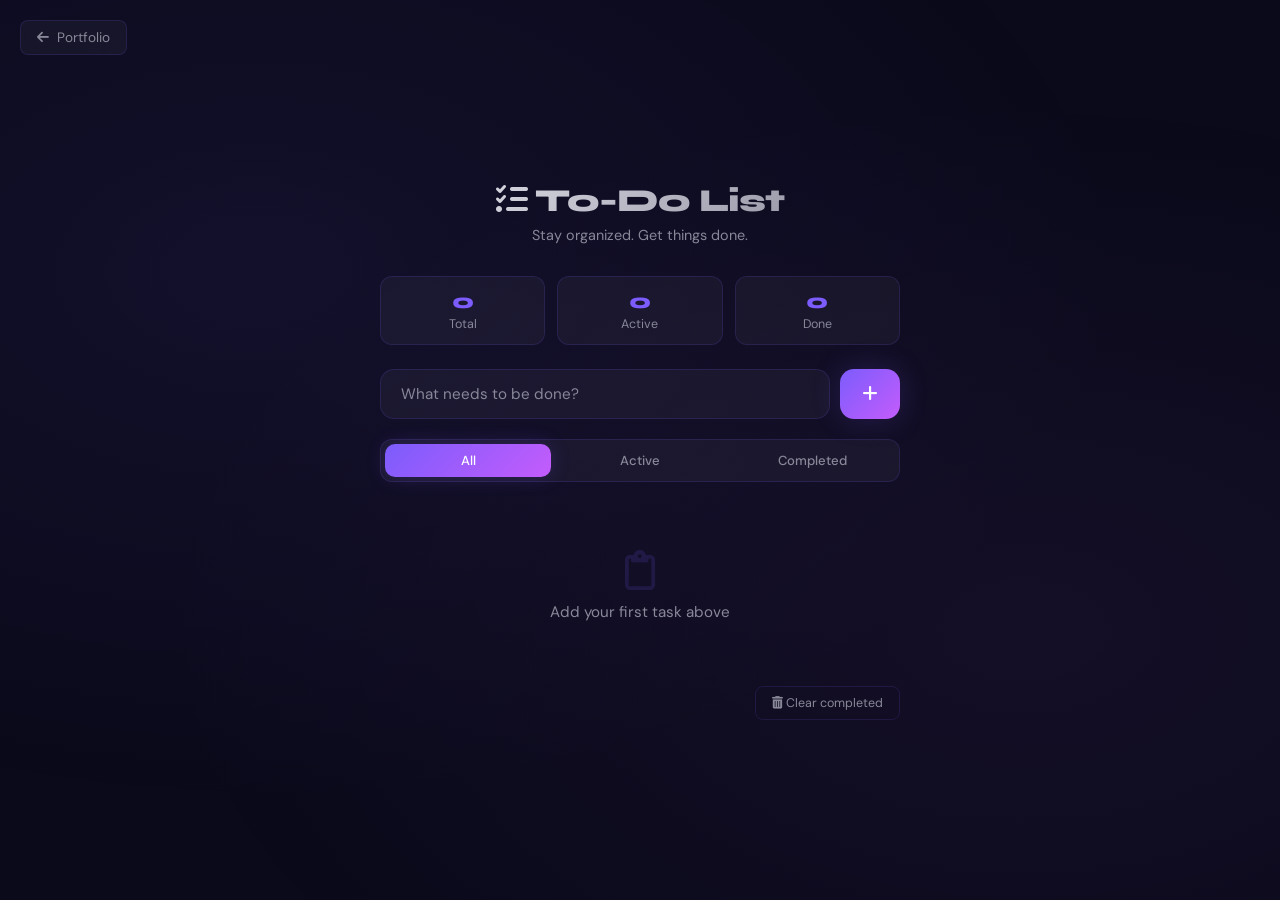
<file: Todo App/index.html>
<!DOCTYPE html>
<html lang="en">
<head>
  <meta charset="UTF-8" />
  <meta name="viewport" content="width=device-width, initial-scale=1.0" />
  <title>To-Do List — Yugh</title>
  <link rel="preconnect" href="https://fonts.googleapis.com" />
  <link rel="preconnect" href="https://fonts.gstatic.com" crossorigin />
  <link href="https://fonts.googleapis.com/css2?family=Syne:wght@400;600;700;800&family=DM+Sans:ital,wght@0,300;0,400;0,500;1,300&display=swap" rel="stylesheet" />
  <link rel="stylesheet" href="https://cdnjs.cloudflare.com/ajax/libs/font-awesome/6.5.0/css/all.min.css" />
  <style>
    :root {
      --bg: #0a0a1a;
      --bg2: #0f0f22;
      --card: rgba(255,255,255,0.04);
      --border: rgba(124,92,252,0.15);
      --accent: #7c5cfc;
      --accent2: #c45cfc;
      --text: #e8e8f0;
      --muted: #888899;
      --success: #34d399;
      --danger: #f87171;
      --radius: 16px;
      --font-display: "Syne", sans-serif;
      --font-body: "DM Sans", sans-serif;
    }
    *, *::before, *::after { box-sizing: border-box; margin: 0; padding: 0; }
    body {
      background: var(--bg);
      color: var(--text);
      font-family: var(--font-body);
      min-height: 100vh;
      display: flex;
      align-items: center;
      justify-content: center;
      padding: 24px;
      overflow-x: hidden;
    }
    body::before {
      content: "";
      position: fixed;
      inset: 0;
      background: radial-gradient(ellipse at 20% 30%, rgba(124,92,252,0.08), transparent 60%),
                  radial-gradient(ellipse at 80% 70%, rgba(196,92,252,0.06), transparent 60%);
      pointer-events: none;
    }

    .app { position: relative; z-index: 1; width: 100%; max-width: 520px; }

    .app-header { text-align: center; margin-bottom: 32px; }
    .app-header h1 {
      font-family: var(--font-display);
      font-size: 2rem;
      font-weight: 800;
      letter-spacing: -1px;
      background: linear-gradient(135deg, var(--text), var(--muted));
      -webkit-background-clip: text;
      -webkit-text-fill-color: transparent;
      background-clip: text;
      margin-bottom: 6px;
    }
    .app-header p { color: var(--muted); font-size: 0.9rem; }

    /* Stats */
    .stats {
      display: flex;
      gap: 12px;
      margin-bottom: 24px;
    }
    .stat-chip {
      flex: 1;
      text-align: center;
      padding: 12px;
      background: var(--card);
      border: 1px solid var(--border);
      border-radius: 12px;
      font-size: 0.78rem;
      color: var(--muted);
    }
    .stat-chip .num {
      display: block;
      font-family: var(--font-display);
      font-weight: 800;
      font-size: 1.3rem;
      color: var(--accent);
      margin-bottom: 2px;
    }

    /* Input area */
    .input-row {
      display: flex;
      gap: 10px;
      margin-bottom: 20px;
    }
    .input-row input {
      flex: 1;
      padding: 14px 20px;
      background: var(--card);
      border: 1px solid var(--border);
      border-radius: 14px;
      color: var(--text);
      font-family: var(--font-body);
      font-size: 0.95rem;
      outline: none;
      transition: border-color 0.25s, box-shadow 0.25s;
    }
    .input-row input::placeholder { color: var(--muted); }
    .input-row input:focus {
      border-color: var(--accent);
      box-shadow: 0 0 0 3px rgba(124,92,252,0.12);
    }
    .input-row button {
      padding: 14px 22px;
      background: linear-gradient(135deg, var(--accent), var(--accent2));
      color: #fff;
      border: none;
      border-radius: 14px;
      font-size: 1.1rem;
      cursor: pointer;
      transition: transform 0.2s, box-shadow 0.2s;
      box-shadow: 0 0 30px rgba(124,92,252,0.2);
    }
    .input-row button:hover {
      transform: translateY(-2px);
      box-shadow: 0 0 50px rgba(124,92,252,0.35);
    }

    /* Filter tabs */
    .filter-tabs {
      display: flex;
      gap: 6px;
      margin-bottom: 20px;
      background: var(--card);
      border-radius: 12px;
      padding: 4px;
      border: 1px solid var(--border);
    }
    .filter-tab {
      flex: 1;
      padding: 8px;
      background: none;
      border: none;
      border-radius: 10px;
      color: var(--muted);
      font-family: var(--font-body);
      font-size: 0.82rem;
      font-weight: 500;
      cursor: pointer;
      transition: all 0.25s;
    }
    .filter-tab:hover { color: var(--text); }
    .filter-tab.active {
      background: linear-gradient(135deg, var(--accent), var(--accent2));
      color: #fff;
      box-shadow: 0 0 20px rgba(124,92,252,0.2);
    }

    /* Task list */
    .task-list { display: flex; flex-direction: column; gap: 10px; }

    .task-item {
      display: flex;
      align-items: center;
      gap: 14px;
      padding: 16px 18px;
      background: var(--card);
      border: 1px solid var(--border);
      border-radius: 14px;
      transition: all 0.3s ease;
      animation: slideIn 0.35s ease;
    }
    @keyframes slideIn {
      from { opacity: 0; transform: translateX(-16px); }
      to { opacity: 1; transform: translateX(0); }
    }
    .task-item:hover { border-color: var(--accent); }
    .task-item.completed { opacity: 0.5; }
    .task-item.completed .task-text { text-decoration: line-through; color: var(--muted); }

    .task-check {
      width: 22px;
      height: 22px;
      border-radius: 50%;
      border: 2px solid var(--border);
      cursor: pointer;
      display: flex;
      align-items: center;
      justify-content: center;
      flex-shrink: 0;
      transition: all 0.25s;
      background: none;
      color: transparent;
      font-size: 0.7rem;
    }
    .task-check:hover { border-color: var(--accent); }
    .task-item.completed .task-check {
      background: var(--accent);
      border-color: var(--accent);
      color: #fff;
    }

    .task-text {
      flex: 1;
      font-size: 0.92rem;
      line-height: 1.4;
      word-break: break-word;
    }
    .task-date {
      font-size: 0.7rem;
      color: var(--muted);
      white-space: nowrap;
    }
    .task-delete {
      background: none;
      border: none;
      color: var(--muted);
      cursor: pointer;
      font-size: 0.9rem;
      padding: 4px;
      transition: color 0.2s;
      flex-shrink: 0;
    }
    .task-delete:hover { color: var(--danger); }

    .empty-state {
      text-align: center;
      padding: 48px 20px;
      color: var(--muted);
      font-size: 0.95rem;
    }
    .empty-state i { font-size: 2.5rem; margin-bottom: 12px; display: block; color: var(--border); }

    /* Clear all */
    .clear-row {
      display: flex;
      justify-content: flex-end;
      margin-top: 16px;
    }
    .clear-btn {
      background: none;
      border: 1px solid var(--border);
      color: var(--muted);
      padding: 8px 16px;
      border-radius: 8px;
      font-family: var(--font-body);
      font-size: 0.78rem;
      cursor: pointer;
      transition: all 0.25s;
    }
    .clear-btn:hover { border-color: var(--danger); color: var(--danger); }

    /* Back link */
    .back-link {
      position: fixed; top: 20px; left: 20px;
      display: inline-flex; align-items: center; gap: 8px;
      color: var(--muted); font-size: 0.85rem;
      padding: 8px 16px; border-radius: 8px;
      border: 1px solid var(--border); background: var(--card);
      backdrop-filter: blur(10px); transition: all 0.25s;
      text-decoration: none; z-index: 10;
    }
    .back-link:hover { color: var(--text); border-color: var(--accent); }
  </style>
</head>
<body>
  <a href="../index.html" class="back-link"><i class="fa-solid fa-arrow-left"></i> Portfolio</a>

  <div class="app">
    <div class="app-header">
      <h1><i class="fa-solid fa-list-check"></i> To-Do List</h1>
      <p>Stay organized. Get things done.</p>
    </div>

    <div class="stats">
      <div class="stat-chip"><span class="num" id="totalStat">0</span>Total</div>
      <div class="stat-chip"><span class="num" id="activeStat">0</span>Active</div>
      <div class="stat-chip"><span class="num" id="doneStat">0</span>Done</div>
    </div>

    <div class="input-row">
      <input type="text" id="taskInput" placeholder="What needs to be done?" />
      <button id="addBtn"><i class="fa-solid fa-plus"></i></button>
    </div>

    <div class="filter-tabs">
      <button class="filter-tab active" data-filter="all">All</button>
      <button class="filter-tab" data-filter="active">Active</button>
      <button class="filter-tab" data-filter="completed">Completed</button>
    </div>

    <div class="task-list" id="taskList"></div>

    <div class="clear-row">
      <button class="clear-btn" id="clearDone"><i class="fa-solid fa-trash-can"></i> Clear completed</button>
    </div>
  </div>

  <script>
    let tasks = JSON.parse(localStorage.getItem("yugh_todos") || "[]");
    let currentFilter = "all";

    const taskInput = document.getElementById("taskInput");
    const addBtn = document.getElementById("addBtn");
    const taskList = document.getElementById("taskList");
    const clearDone = document.getElementById("clearDone");
    const filterTabs = document.querySelectorAll(".filter-tab");

    function save() {
      localStorage.setItem("yugh_todos", JSON.stringify(tasks));
    }

    function formatDate(ts) {
      const d = new Date(ts);
      return d.toLocaleDateString("en-IN", { day: "numeric", month: "short" });
    }

    function updateStats() {
      const total = tasks.length;
      const done = tasks.filter(t => t.done).length;
      document.getElementById("totalStat").textContent = total;
      document.getElementById("activeStat").textContent = total - done;
      document.getElementById("doneStat").textContent = done;
    }

    function render() {
      const filtered = tasks.filter(t => {
        if (currentFilter === "active") return !t.done;
        if (currentFilter === "completed") return t.done;
        return true;
      });

      if (filtered.length === 0) {
        taskList.innerHTML = `
          <div class="empty-state">
            <i class="fa-regular fa-clipboard"></i>
            ${currentFilter === "completed" ? "No completed tasks yet" :
              currentFilter === "active" ? "All tasks done! 🎉" :
              "Add your first task above"}
          </div>`;
      } else {
        taskList.innerHTML = filtered.map(t => `
          <div class="task-item ${t.done ? "completed" : ""}" data-id="${t.id}">
            <div class="task-check" onclick="toggleTask('${t.id}')">
              ${t.done ? '<i class="fa-solid fa-check"></i>' : ''}
            </div>
            <span class="task-text">${escapeHTML(t.text)}</span>
            <span class="task-date">${formatDate(t.created)}</span>
            <button class="task-delete" onclick="deleteTask('${t.id}')"><i class="fa-solid fa-xmark"></i></button>
          </div>
        `).join("");
      }
      updateStats();
    }

    function escapeHTML(str) {
      return str.replace(/&/g,"&amp;").replace(/</g,"&lt;").replace(/>/g,"&gt;").replace(/"/g,"&quot;");
    }

    function addTask() {
      const text = taskInput.value.trim();
      if (!text) return;
      tasks.unshift({ id: Date.now().toString(), text, done: false, created: Date.now() });
      taskInput.value = "";
      save();
      render();
    }

    window.toggleTask = function(id) {
      const t = tasks.find(t => t.id === id);
      if (t) t.done = !t.done;
      save();
      render();
    };

    window.deleteTask = function(id) {
      tasks = tasks.filter(t => t.id !== id);
      save();
      render();
    };

    addBtn.addEventListener("click", addTask);
    taskInput.addEventListener("keydown", e => { if (e.key === "Enter") addTask(); });

    clearDone.addEventListener("click", () => {
      tasks = tasks.filter(t => !t.done);
      save();
      render();
    });

    filterTabs.forEach(tab => {
      tab.addEventListener("click", () => {
        filterTabs.forEach(t => t.classList.remove("active"));
        tab.classList.add("active");
        currentFilter = tab.dataset.filter;
        render();
      });
    });

    render();
  </script>
</body>
</html>
</file>
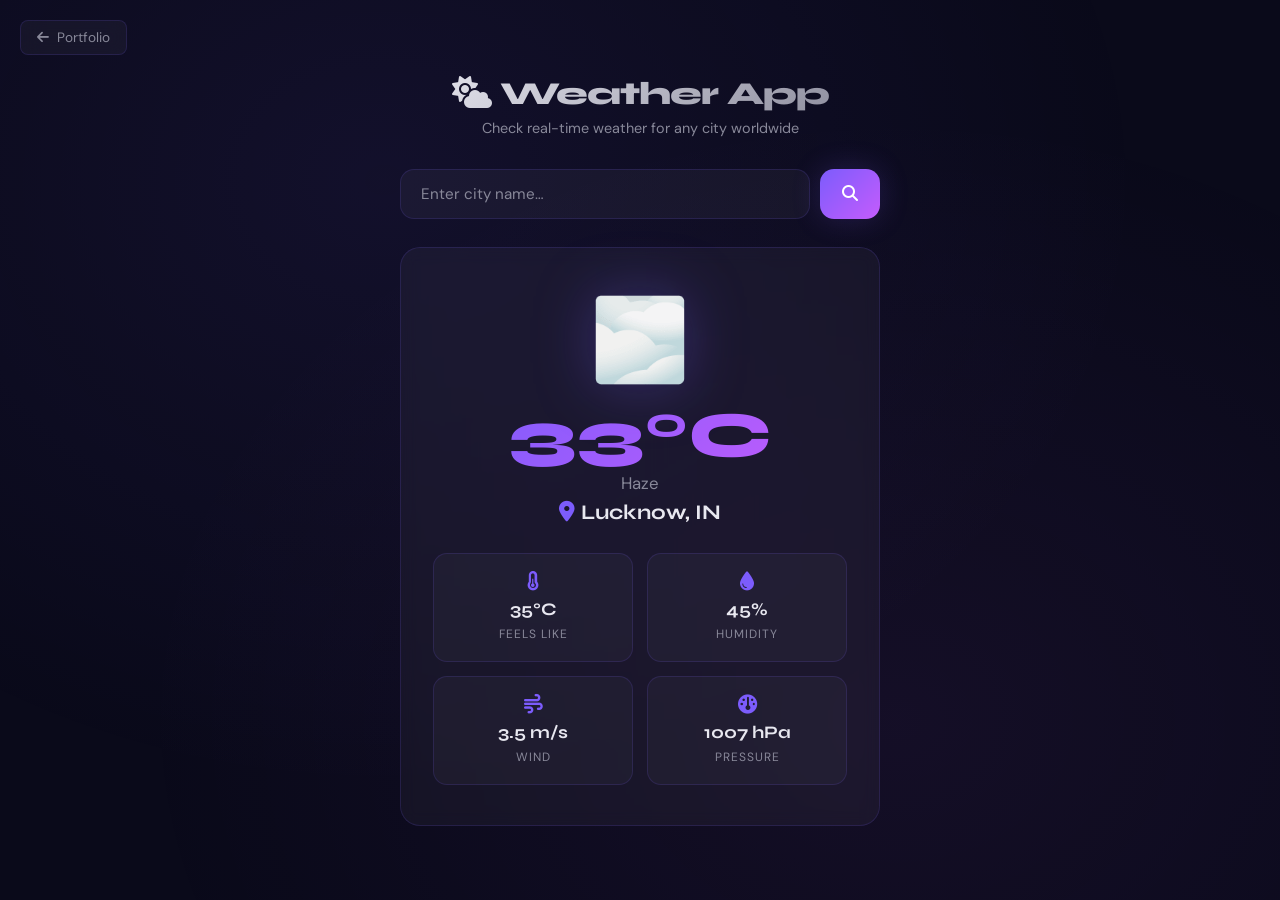
<file: Weather App/index.html>
<!DOCTYPE html>
<html lang="en">
<head>
  <meta charset="UTF-8" />
  <meta name="viewport" content="width=device-width, initial-scale=1.0" />
  <title>Weather App — Yugh</title>
  <link rel="preconnect" href="https://fonts.googleapis.com" />
  <link rel="preconnect" href="https://fonts.gstatic.com" crossorigin />
  <link href="https://fonts.googleapis.com/css2?family=Syne:wght@400;600;700;800&family=DM+Sans:ital,wght@0,300;0,400;0,500;1,300&display=swap" rel="stylesheet" />
  <link rel="stylesheet" href="https://cdnjs.cloudflare.com/ajax/libs/font-awesome/6.5.0/css/all.min.css" />
  <style>
    :root {
      --bg: #0a0a1a;
      --bg2: #0f0f22;
      --card: rgba(255,255,255,0.04);
      --border: rgba(124,92,252,0.15);
      --accent: #7c5cfc;
      --accent2: #c45cfc;
      --text: #e8e8f0;
      --muted: #888899;
      --radius: 20px;
      --font-display: "Syne", sans-serif;
      --font-body: "DM Sans", sans-serif;
    }
    *, *::before, *::after { box-sizing: border-box; margin: 0; padding: 0; }
    html { scroll-behavior: smooth; }
    body {
      background: var(--bg);
      color: var(--text);
      font-family: var(--font-body);
      min-height: 100vh;
      display: flex;
      flex-direction: column;
      align-items: center;
      justify-content: center;
      padding: 24px;
      overflow-x: hidden;
    }
    body::before {
      content: "";
      position: fixed;
      inset: 0;
      background: radial-gradient(ellipse at 30% 20%, rgba(124,92,252,0.08), transparent 60%),
                  radial-gradient(ellipse at 70% 80%, rgba(196,92,252,0.06), transparent 60%);
      pointer-events: none;
      z-index: 0;
    }

    .app-container {
      position: relative;
      z-index: 1;
      width: 100%;
      max-width: 480px;
    }

    /* Header */
    .app-header {
      text-align: center;
      margin-bottom: 32px;
    }
    .app-header h1 {
      font-family: var(--font-display);
      font-size: 2rem;
      font-weight: 800;
      letter-spacing: -1px;
      background: linear-gradient(135deg, var(--text), var(--muted));
      -webkit-background-clip: text;
      -webkit-text-fill-color: transparent;
      background-clip: text;
      margin-bottom: 6px;
    }
    .app-header p {
      color: var(--muted);
      font-size: 0.9rem;
    }

    /* Search */
    .search-box {
      display: flex;
      gap: 10px;
      margin-bottom: 28px;
    }
    .search-box input {
      flex: 1;
      padding: 14px 20px;
      background: var(--card);
      border: 1px solid var(--border);
      border-radius: 14px;
      color: var(--text);
      font-family: var(--font-body);
      font-size: 0.95rem;
      outline: none;
      transition: border-color 0.25s, box-shadow 0.25s;
    }
    .search-box input::placeholder { color: var(--muted); }
    .search-box input:focus {
      border-color: var(--accent);
      box-shadow: 0 0 0 3px rgba(124,92,252,0.12);
    }
    .search-box button {
      padding: 14px 22px;
      background: linear-gradient(135deg, var(--accent), var(--accent2));
      color: #fff;
      border: none;
      border-radius: 14px;
      font-size: 1rem;
      cursor: pointer;
      transition: transform 0.2s, box-shadow 0.2s;
      box-shadow: 0 0 30px rgba(124,92,252,0.2);
    }
    .search-box button:hover {
      transform: translateY(-2px);
      box-shadow: 0 0 50px rgba(124,92,252,0.35);
    }

    /* Weather Card */
    .weather-card {
      background: var(--card);
      border: 1px solid var(--border);
      border-radius: var(--radius);
      padding: 40px 32px;
      text-align: center;
      backdrop-filter: blur(8px);
      animation: fadeUp 0.5s ease;
    }
    @keyframes fadeUp {
      from { opacity: 0; transform: translateY(20px); }
      to { opacity: 1; transform: translateY(0); }
    }

    .weather-icon {
      font-size: 5rem;
      margin-bottom: 12px;
      filter: drop-shadow(0 0 30px rgba(124,92,252,0.3));
    }
    .weather-temp {
      font-family: var(--font-display);
      font-size: 4rem;
      font-weight: 800;
      background: linear-gradient(135deg, var(--accent), var(--accent2));
      -webkit-background-clip: text;
      -webkit-text-fill-color: transparent;
      background-clip: text;
      line-height: 1;
      margin-bottom: 4px;
    }
    .weather-desc {
      font-size: 1.05rem;
      color: var(--muted);
      text-transform: capitalize;
      margin-bottom: 6px;
    }
    .weather-city {
      font-family: var(--font-display);
      font-size: 1.3rem;
      font-weight: 700;
      margin-bottom: 28px;
    }

    /* Details Grid */
    .details-grid {
      display: grid;
      grid-template-columns: repeat(2, 1fr);
      gap: 14px;
    }
    .detail-item {
      background: rgba(255,255,255,0.03);
      border: 1px solid var(--border);
      border-radius: 14px;
      padding: 18px 16px;
      text-align: center;
      transition: border-color 0.25s;
    }
    .detail-item:hover { border-color: var(--accent); }
    .detail-item i {
      color: var(--accent);
      font-size: 1.2rem;
      margin-bottom: 8px;
      display: block;
    }
    .detail-item .value {
      font-family: var(--font-display);
      font-weight: 700;
      font-size: 1.1rem;
      display: block;
      margin-bottom: 2px;
    }
    .detail-item .label {
      color: var(--muted);
      font-size: 0.75rem;
      text-transform: uppercase;
      letter-spacing: 1px;
    }

    /* Error / Loading */
    .msg {
      text-align: center;
      padding: 40px;
      color: var(--muted);
      font-size: 1rem;
    }
    .msg.error { color: #f87171; }

    .hidden { display: none; }

    /* Back link */
    .back-link {
      position: fixed;
      top: 20px;
      left: 20px;
      display: inline-flex;
      align-items: center;
      gap: 8px;
      color: var(--muted);
      font-size: 0.85rem;
      padding: 8px 16px;
      border-radius: 8px;
      border: 1px solid var(--border);
      background: var(--card);
      backdrop-filter: blur(10px);
      transition: all 0.25s;
      text-decoration: none;
      z-index: 10;
    }
    .back-link:hover {
      color: var(--text);
      border-color: var(--accent);
    }

    @media (max-width: 500px) {
      .weather-temp { font-size: 3rem; }
      .weather-icon { font-size: 3.5rem; }
      .weather-card { padding: 28px 20px; }
    }
  </style>
</head>
<body>
  <a href="../index.html" class="back-link"><i class="fa-solid fa-arrow-left"></i> Portfolio</a>

  <div class="app-container">
    <div class="app-header">
      <h1><i class="fa-solid fa-cloud-sun"></i> Weather App</h1>
      <p>Check real-time weather for any city worldwide</p>
    </div>

    <div class="search-box">
      <input type="text" id="cityInput" placeholder="Enter city name…" />
      <button id="searchBtn"><i class="fa-solid fa-magnifying-glass"></i></button>
    </div>

    <div id="weatherResult" class="hidden"></div>
    <div id="msgBox" class="msg">Search for a city to see its weather 🌤️</div>
  </div>

  <script>
    const API_KEY = "d0e1d2c3b4a5f6e7d8c9b0a1f2e3d4c5"; // placeholder key
    const cityInput = document.getElementById("cityInput");
    const searchBtn = document.getElementById("searchBtn");
    const weatherResult = document.getElementById("weatherResult");
    const msgBox = document.getElementById("msgBox");

    // Weather icon mapping
    const weatherIcons = {
      "01d": "☀️", "01n": "🌙",
      "02d": "⛅", "02n": "☁️",
      "03d": "☁️", "03n": "☁️",
      "04d": "☁️", "04n": "☁️",
      "09d": "🌧️", "09n": "🌧️",
      "10d": "🌦️", "10n": "🌧️",
      "11d": "⛈️", "11n": "⛈️",
      "13d": "❄️", "13n": "❄️",
      "50d": "🌫️", "50n": "🌫️",
    };

    // Demo data for offline mode
    const demoWeather = {
      "new delhi": { temp: 34, desc: "haze", humidity: 42, wind: 4.1, feels: 36, pressure: 1008, icon: "50d", country: "IN" },
      "london": { temp: 12, desc: "overcast clouds", humidity: 78, wind: 5.6, feels: 10, pressure: 1015, icon: "04d", country: "GB" },
      "new york": { temp: 18, desc: "partly cloudy", humidity: 55, wind: 6.2, feels: 16, pressure: 1012, icon: "02d", country: "US" },
      "tokyo": { temp: 22, desc: "clear sky", humidity: 48, wind: 3.8, feels: 23, pressure: 1020, icon: "01d", country: "JP" },
      "paris": { temp: 14, desc: "light rain", humidity: 82, wind: 4.5, feels: 12, pressure: 1010, icon: "10d", country: "FR" },
      "mumbai": { temp: 32, desc: "mist", humidity: 68, wind: 3.2, feels: 38, pressure: 1006, icon: "50d", country: "IN" },
      "sydney": { temp: 20, desc: "scattered clouds", humidity: 60, wind: 5.0, feels: 19, pressure: 1018, icon: "03d", country: "AU" },
      "dubai": { temp: 38, desc: "clear sky", humidity: 30, wind: 4.8, feels: 40, pressure: 1005, icon: "01d", country: "AE" },
      "lucknow": { temp: 33, desc: "haze", humidity: 45, wind: 3.5, feels: 35, pressure: 1007, icon: "50d", country: "IN" },
    };

    async function getWeather(city) {
      msgBox.classList.add("hidden");
      weatherResult.classList.add("hidden");

      // Show loading
      msgBox.textContent = "Fetching weather…";
      msgBox.className = "msg";

      // Try the API first
      try {
        const res = await fetch(
          `https://api.openweathermap.org/data/2.5/weather?q=${encodeURIComponent(city)}&appid=${API_KEY}&units=metric`
        );
        if (res.ok) {
          const data = await res.json();
          displayWeather({
            temp: Math.round(data.main.temp),
            desc: data.weather[0].description,
            humidity: data.main.humidity,
            wind: data.wind.speed,
            feels: Math.round(data.main.feels_like),
            pressure: data.main.pressure,
            icon: data.weather[0].icon,
            country: data.sys.country,
          }, data.name);
          return;
        }
      } catch (e) {
        // API failed, try demo data
      }

      // Fallback to demo data
      const key = city.toLowerCase().trim();
      if (demoWeather[key]) {
        displayWeather(demoWeather[key], city.charAt(0).toUpperCase() + city.slice(1));
      } else {
        msgBox.textContent = `City "${city}" not found. Try: New Delhi, London, Tokyo, Paris, New York, Mumbai, Sydney, Dubai, Lucknow`;
        msgBox.className = "msg error";
      }
    }

    function displayWeather(w, cityName) {
      const icon = weatherIcons[w.icon] || "🌡️";
      weatherResult.innerHTML = `
        <div class="weather-card">
          <div class="weather-icon">${icon}</div>
          <div class="weather-temp">${w.temp}°C</div>
          <div class="weather-desc">${w.desc}</div>
          <div class="weather-city"><i class="fa-solid fa-location-dot" style="color:var(--accent);margin-right:6px;"></i>${cityName}, ${w.country}</div>
          <div class="details-grid">
            <div class="detail-item">
              <i class="fa-solid fa-temperature-half"></i>
              <span class="value">${w.feels}°C</span>
              <span class="label">Feels Like</span>
            </div>
            <div class="detail-item">
              <i class="fa-solid fa-droplet"></i>
              <span class="value">${w.humidity}%</span>
              <span class="label">Humidity</span>
            </div>
            <div class="detail-item">
              <i class="fa-solid fa-wind"></i>
              <span class="value">${w.wind} m/s</span>
              <span class="label">Wind</span>
            </div>
            <div class="detail-item">
              <i class="fa-solid fa-gauge"></i>
              <span class="value">${w.pressure} hPa</span>
              <span class="label">Pressure</span>
            </div>
          </div>
        </div>
      `;
      weatherResult.classList.remove("hidden");
      msgBox.classList.add("hidden");
    }

    searchBtn.addEventListener("click", () => {
      const city = cityInput.value.trim();
      if (city) getWeather(city);
    });

    cityInput.addEventListener("keydown", (e) => {
      if (e.key === "Enter") {
        const city = cityInput.value.trim();
        if (city) getWeather(city);
      }
    });

    // Load default city
    getWeather("Lucknow");
  </script>
</body>
</html>
</file>
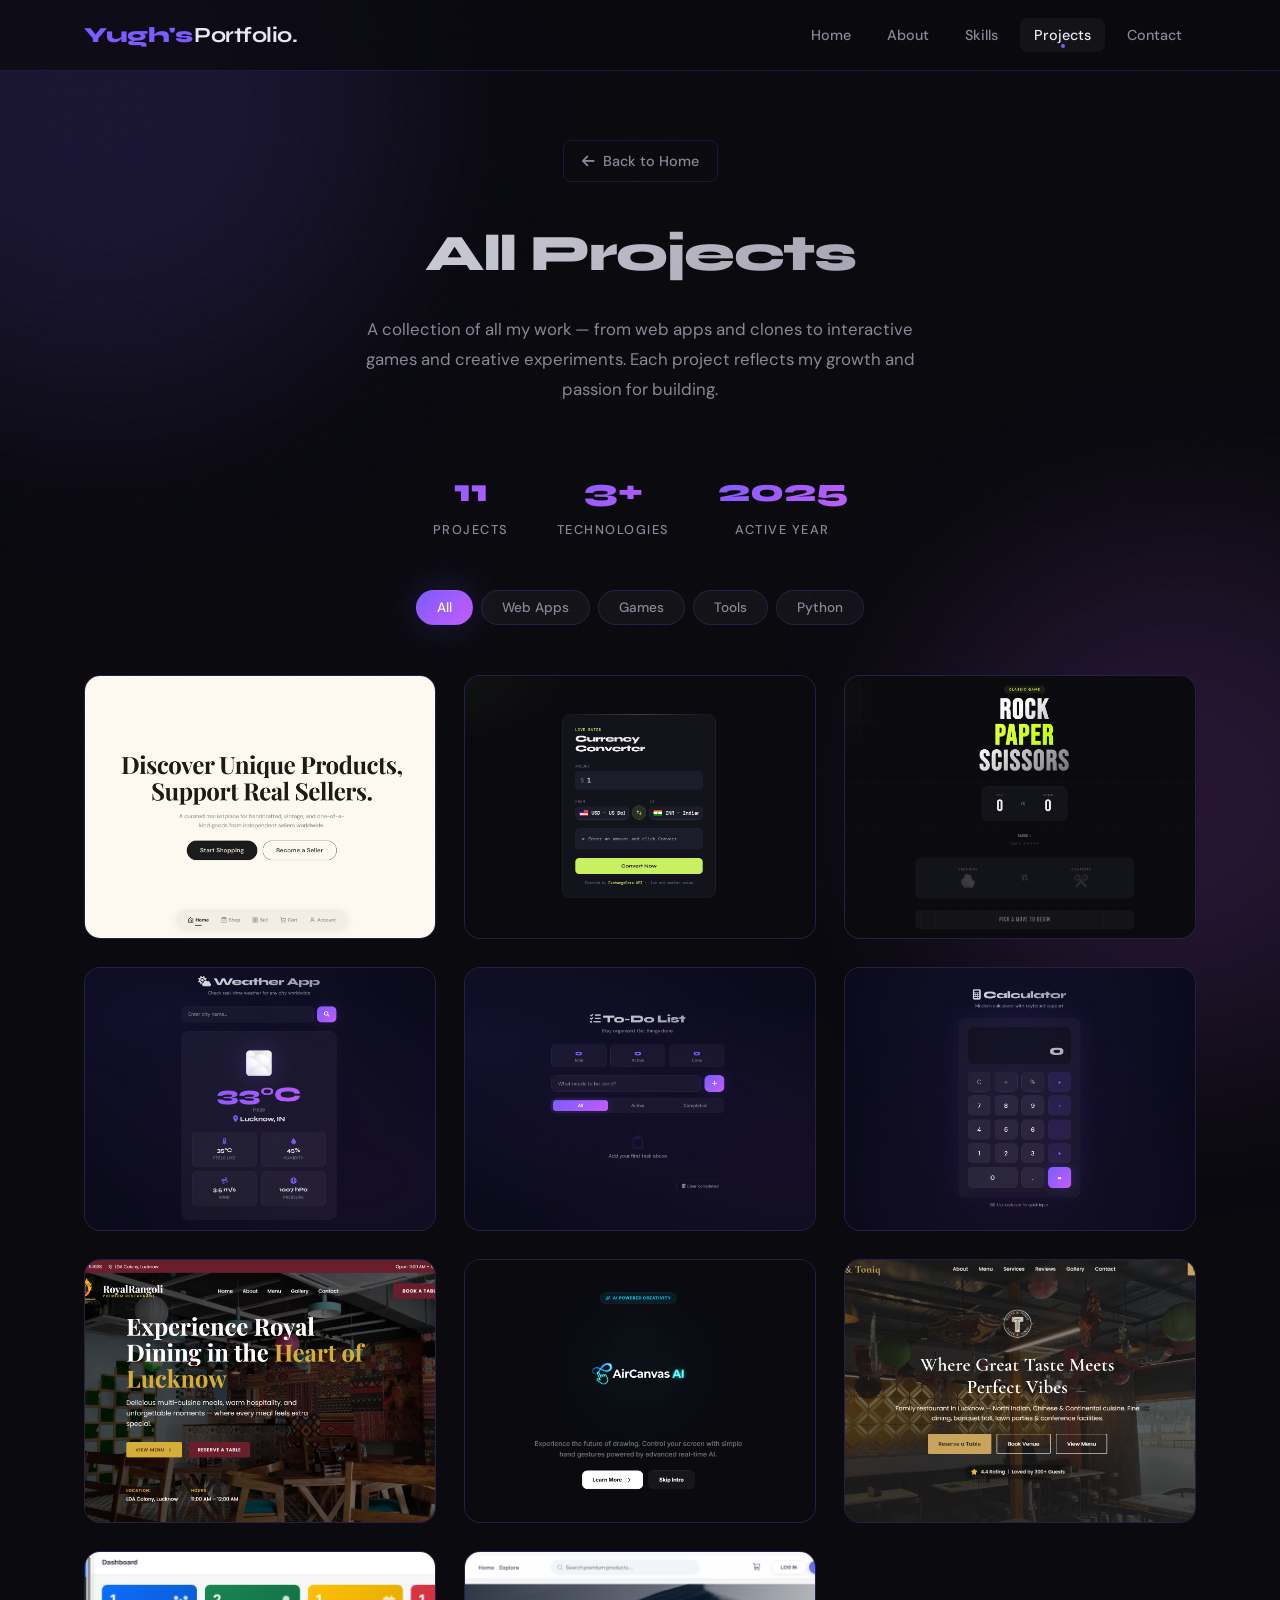
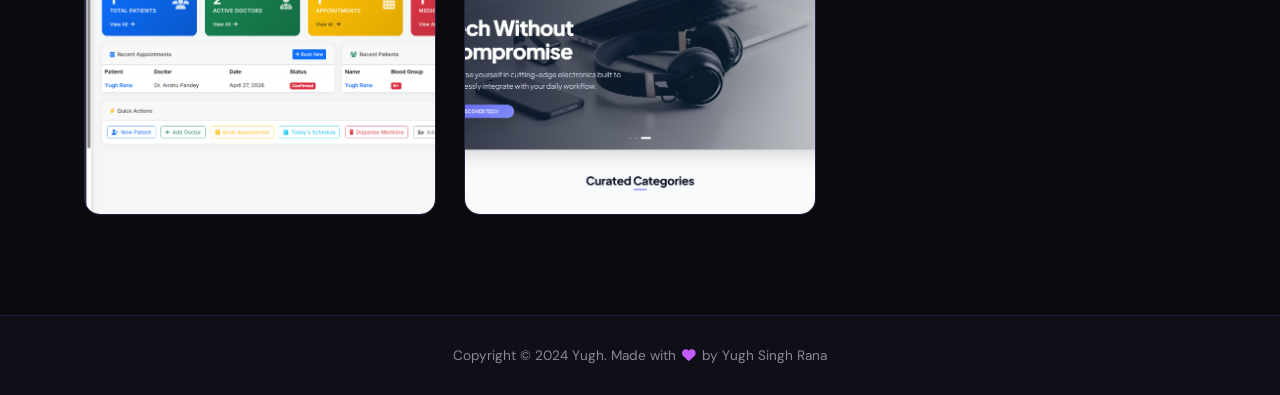
<file: projects.html>
<!doctype html>
<html lang="en">

<head>
  <meta charset="UTF-8" />
  <meta name="viewport" content="width=device-width, initial-scale=1.0" />
  <title>All Projects — Yugh's Portfolio</title>

  <!-- Google Fonts -->
  <link rel="preconnect" href="https://fonts.googleapis.com" />
  <link rel="preconnect" href="https://fonts.gstatic.com" crossorigin />
  <link
    href="https://fonts.googleapis.com/css2?family=Syne:wght@400;600;700;800&family=DM+Sans:ital,wght@0,300;0,400;0,500;1,300&display=swap"
    rel="stylesheet" />

  <!-- Font Awesome -->
  <link rel="stylesheet" href="https://cdnjs.cloudflare.com/ajax/libs/font-awesome/6.5.0/css/all.min.css"
    crossorigin="anonymous" referrerpolicy="no-referrer" />

  <style>
    /* ── CSS Variables ── */
    :root {
      --bg: #0a0a0f;
      --bg2: #0f0f18;
      --bg3: #13131e;
      --accent: #7c5cfc;
      --accent2: #c45cfc;
      --text: #e8e8f0;
      --muted: #888899;
      --border: rgba(124, 92, 252, 0.18);
      --card: rgba(255, 255, 255, 0.04);
      --radius: 16px;
      --font-display: "Syne", sans-serif;
      --font-body: "DM Sans", sans-serif;
      --glow: 0 0 40px rgba(124, 92, 252, 0.25);
    }

    /* ── Reset ── */
    *,
    *::before,
    *::after {
      box-sizing: border-box;
      margin: 0;
      padding: 0;
    }

    html {
      scroll-behavior: smooth;
    }

    body {
      background: var(--bg);
      color: var(--text);
      font-family: var(--font-body);
      font-size: 16px;
      line-height: 1.7;
      overflow-x: hidden;
    }

    a {
      text-decoration: none;
      color: inherit;
    }

    ul {
      list-style: none;
    }

    img {
      max-width: 100%;
      display: block;
    }

    /* ── Scrollbar ── */
    ::-webkit-scrollbar {
      width: 5px;
    }

    ::-webkit-scrollbar-track {
      background: var(--bg);
    }

    ::-webkit-scrollbar-thumb {
      background: var(--accent);
      border-radius: 10px;
    }

    /* ── Noise overlay ── */
    body::before {
      content: "";
      position: fixed;
      inset: 0;
      background-image: url("data:image/svg+xml,%3Csvg viewBox='0 0 256 256' xmlns='http://www.w3.org/2000/svg'%3E%3Cfilter id='n'%3E%3CfeTurbulence type='fractalNoise' baseFrequency='0.9' numOctaves='4' stitchTiles='stitch'/%3E%3C/filter%3E%3Crect width='100%25' height='100%25' filter='url(%23n)' opacity='0.03'/%3E%3C/svg%3E");
      pointer-events: none;
      z-index: 0;
      opacity: 0.4;
    }

    /* ── Gradient orbs ── */
    .orb {
      position: fixed;
      border-radius: 50%;
      filter: blur(100px);
      pointer-events: none;
      z-index: 0;
      opacity: 0.15;
    }

    .orb1 {
      width: 600px;
      height: 600px;
      background: var(--accent);
      top: -200px;
      left: -200px;
    }

    .orb2 {
      width: 500px;
      height: 500px;
      background: var(--accent2);
      bottom: -150px;
      right: -150px;
    }

    /* ── Container ── */
    .container {
      max-width: 1160px;
      margin: 0 auto;
      padding: 0 24px;
    }

    /* ═══════════════════════════════════════════
       HEADER / NAV
    ═══════════════════════════════════════════ */
    header {
      position: fixed;
      top: 0;
      left: 0;
      right: 0;
      z-index: 1000;
      backdrop-filter: blur(20px);
      -webkit-backdrop-filter: blur(20px);
      background: rgba(10, 10, 15, 0.75);
      border-bottom: 1px solid var(--border);
    }

    .introBar {
      max-width: 1160px;
      margin: 0 auto;
      padding: 0 24px;
      display: flex;
      align-items: center;
      justify-content: space-between;
      height: 70px;
    }

    .Portfolio {
      font-family: var(--font-display);
      font-size: 1.35rem;
      font-weight: 700;
      letter-spacing: -0.5px;
      display: flex;
      align-items: center;
      gap: 2px;
    }

    .yughs {
      color: var(--accent);
      font-weight: 800;
    }

    nav ul {
      display: flex;
      align-items: center;
      gap: 8px;
    }

    nav ul li a {
      font-family: var(--font-body);
      font-size: 0.9rem;
      font-weight: 500;
      color: var(--muted);
      padding: 8px 14px;
      border-radius: 8px;
      transition: all 0.25s ease;
      position: relative;
    }

    nav ul li a:hover,
    nav ul li a.active {
      color: var(--text);
      background: var(--card);
    }

    nav ul li a.active::after {
      content: "";
      position: absolute;
      bottom: 4px;
      left: 50%;
      transform: translateX(-50%);
      width: 4px;
      height: 4px;
      border-radius: 50%;
      background: var(--accent);
    }

    /* Hamburger */
    .hamburger {
      display: none;
      background: none;
      border: none;
      color: var(--text);
      font-size: 1.4rem;
      cursor: pointer;
      padding: 8px;
    }

    nav .fa-xmark {
      display: none;
      position: absolute;
      top: 20px;
      right: 24px;
      font-size: 1.4rem;
      cursor: pointer;
      color: var(--muted);
    }

    @media (max-width: 768px) {
      .hamburger {
        display: block;
      }

      .introBarOp nav ul {
        display: none;
        position: fixed;
        inset: 0;
        flex-direction: column;
        justify-content: center;
        background: rgba(10, 10, 15, 0.97);
        backdrop-filter: blur(20px);
        z-index: 999;
        gap: 20px;
      }

      .introBarOp nav ul.open {
        display: flex;
      }

      nav ul li a {
        font-size: 1.3rem;
        padding: 12px 28px;
      }

      nav .fa-xmark {
        display: block;
      }
    }

    /* ═══════════════════════════════════════════
       PAGE HERO
    ═══════════════════════════════════════════ */
    .page-hero {
      padding: 140px 0 60px;
      text-align: center;
      position: relative;
      z-index: 1;
    }

    .page-hero .back-link {
      display: inline-flex;
      align-items: center;
      gap: 8px;
      color: var(--muted);
      font-size: 0.9rem;
      font-weight: 500;
      margin-bottom: 28px;
      padding: 8px 18px;
      border-radius: 8px;
      border: 1px solid var(--border);
      transition: all 0.25s;
    }

    .page-hero .back-link:hover {
      color: var(--text);
      border-color: var(--accent);
      background: var(--card);
    }

    .page-hero h1 {
      font-family: var(--font-display);
      font-size: clamp(2rem, 4vw, 3.2rem);
      font-weight: 800;
      letter-spacing: -1.5px;
      background: linear-gradient(135deg, var(--text) 0%, var(--muted) 100%);
      -webkit-background-clip: text;
      -webkit-text-fill-color: transparent;
      background-clip: text;
      margin-bottom: 16px;
    }

    .page-hero p {
      color: var(--muted);
      font-size: 1.05rem;
      max-width: 560px;
      margin: 0 auto;
      line-height: 1.8;
    }

    /* ── Filter Tabs ── */
    .filter-bar {
      display: flex;
      justify-content: center;
      gap: 8px;
      flex-wrap: wrap;
      margin-bottom: 50px;
      position: relative;
      z-index: 1;
    }

    .filter-btn {
      font-family: var(--font-body);
      font-size: 0.85rem;
      font-weight: 500;
      color: var(--muted);
      background: var(--card);
      border: 1px solid var(--border);
      padding: 8px 20px;
      border-radius: 50px;
      cursor: pointer;
      transition: all 0.25s;
    }

    .filter-btn:hover {
      color: var(--text);
      border-color: var(--accent);
    }

    .filter-btn.active {
      background: linear-gradient(135deg, var(--accent), var(--accent2));
      color: #fff;
      border-color: transparent;
      box-shadow: var(--glow);
    }

    /* ═══════════════════════════════════════════
       PROJECTS GRID
    ═══════════════════════════════════════════ */
    .all-projects {
      padding: 0 0 100px;
      position: relative;
      z-index: 1;
    }

    .projects-grid {
      display: grid;
      grid-template-columns: repeat(3, 1fr);
      gap: 28px;
    }

    .project-card {
      position: relative;
      border-radius: var(--radius);
      overflow: hidden;
      border: 1px solid var(--border);
      aspect-ratio: 4/3;
      background: var(--bg3);
      opacity: 0;
      transform: translateY(32px);
      animation: cardIn 0.6s ease forwards;
    }

    .project-card:nth-child(1) {
      animation-delay: 0.05s;
    }

    .project-card:nth-child(2) {
      animation-delay: 0.1s;
    }

    .project-card:nth-child(3) {
      animation-delay: 0.15s;
    }

    .project-card:nth-child(4) {
      animation-delay: 0.2s;
    }

    .project-card:nth-child(5) {
      animation-delay: 0.25s;
    }

    .project-card:nth-child(6) {
      animation-delay: 0.3s;
    }

    .project-card:nth-child(7) {
      animation-delay: 0.35s;
    }

    .project-card:nth-child(8) {
      animation-delay: 0.4s;
    }

    .project-card:nth-child(9) {
      animation-delay: 0.45s;
    }

    .project-card:nth-child(10) {
      animation-delay: 0.5s;
    }

    .project-card:nth-child(11) {
      animation-delay: 0.55s;
    }

    .project-card:nth-child(12) {
      animation-delay: 0.6s;
    }

    @keyframes cardIn {
      to {
        opacity: 1;
        transform: translateY(0);
      }
    }

    .project-card img {
      width: 100%;
      height: 100%;
      object-fit: cover;
      transition: transform 0.5s ease;
    }

    .project-card:hover img {
      transform: scale(1.08);
    }

    .project-card .layer {
      position: absolute;
      inset: 0;
      background: linear-gradient(to top,
          rgba(10, 10, 15, 0.97) 0%,
          rgba(10, 10, 15, 0.6) 50%,
          transparent 100%);
      display: flex;
      flex-direction: column;
      justify-content: flex-end;
      padding: 28px;
      opacity: 0;
      transition: opacity 0.35s ease;
    }

    .project-card:hover .layer {
      opacity: 1;
    }

    .project-card .layer h3 {
      font-family: var(--font-display);
      font-size: 1.1rem;
      font-weight: 700;
      color: var(--text);
      margin-bottom: 6px;
    }

    .project-card .layer .tag {
      display: inline-block;
      font-size: 0.7rem;
      font-weight: 600;
      letter-spacing: 1px;
      text-transform: uppercase;
      color: var(--accent);
      background: rgba(124, 92, 252, 0.15);
      padding: 3px 10px;
      border-radius: 50px;
      margin-bottom: 10px;
      width: fit-content;
    }

    .project-card .layer p {
      font-size: 0.82rem;
      color: rgba(232, 232, 240, 0.75);
      margin-bottom: 16px;
      line-height: 1.6;
    }

    .project-card .layer .card-actions {
      display: flex;
      gap: 10px;
    }

    .project-card .layer .card-actions a {
      width: 40px;
      height: 40px;
      border-radius: 50%;
      background: var(--accent);
      display: flex;
      align-items: center;
      justify-content: center;
      color: #fff;
      font-size: 0.9rem;
      transition:
        transform 0.25s,
        background 0.25s;
    }

    .project-card .layer .card-actions a:hover {
      transform: scale(1.1);
      background: var(--accent2);
    }

    .project-card .layer .card-actions a.github-link {
      background: rgba(255, 255, 255, 0.12);
      border: 1px solid var(--border);
    }

    .project-card .layer .card-actions a.github-link:hover {
      background: rgba(255, 255, 255, 0.2);
      border-color: var(--accent);
    }

    /* ── Hidden filter class ── */
    .project-card.hidden {
      display: none;
    }

    @media (max-width: 900px) {
      .projects-grid {
        grid-template-columns: 1fr;
      }
    }

    @media (min-width: 580px) and (max-width: 900px) {
      .projects-grid {
        grid-template-columns: repeat(2, 1fr);
      }
    }

    /* ═══════════════════════════════════════════
       FOOTER
    ═══════════════════════════════════════════ */
    .copyright {
      background: var(--bg2);
      border-top: 1px solid var(--border);
      text-align: center;
      padding: 28px 24px;
      position: relative;
      z-index: 1;
    }

    .copyright p {
      color: var(--muted);
      font-size: 0.85rem;
      display: flex;
      align-items: center;
      justify-content: center;
      gap: 6px;
    }

    .copyright .fa-heart {
      color: var(--accent2);
      animation: pulse 1.5s infinite;
    }

    @keyframes pulse {

      0%,
      100% {
        transform: scale(1);
      }

      50% {
        transform: scale(1.25);
      }
    }

    /* ── Btn ── */
    .btn {
      display: inline-flex;
      align-items: center;
      gap: 8px;
      padding: 12px 28px;
      border-radius: 10px;
      font-family: var(--font-body);
      font-size: 0.9rem;
      font-weight: 500;
      cursor: pointer;
      transition: all 0.3s ease;
      border: none;
    }

    .btn-primary {
      background: linear-gradient(135deg, var(--accent), var(--accent2));
      color: #fff;
      box-shadow: var(--glow);
    }

    .btn-primary:hover {
      transform: translateY(-2px);
      box-shadow: 0 0 60px rgba(124, 92, 252, 0.4);
    }

    .btn-outline {
      background: transparent;
      color: var(--text);
      border: 1px solid var(--border);
    }

    .btn-outline:hover {
      background: var(--card);
      border-color: var(--accent);
      transform: translateY(-2px);
    }

    /* ═══════════════════════════════════════════
       PROJECT STATS BAR
    ═══════════════════════════════════════════ */
    .stats-bar {
      display: flex;
      justify-content: center;
      gap: 48px;
      margin-bottom: 50px;
      position: relative;
      z-index: 1;
    }

    .stat-item {
      text-align: center;
    }

    .stat-item .stat-number {
      font-family: var(--font-display);
      font-size: 2rem;
      font-weight: 800;
      background: linear-gradient(135deg, var(--accent), var(--accent2));
      -webkit-background-clip: text;
      -webkit-text-fill-color: transparent;
      background-clip: text;
    }

    .stat-item .stat-label {
      font-size: 0.8rem;
      color: var(--muted);
      text-transform: uppercase;
      letter-spacing: 1.5px;
      font-weight: 500;
    }

    @media (max-width: 580px) {
      .stats-bar {
        gap: 24px;
      }

      .stat-item .stat-number {
        font-size: 1.5rem;
      }
    }
  </style>
</head>

<body>
  <div class="orb orb1"></div>
  <div class="orb orb2"></div>

  <!-- ── HEADER ── -->
  <header>
    <div class="introBar">
      <a href="index.html" class="Portfolio">
        <div class="yughs">Yugh's</div>
        Portfolio.
      </a>
      <div class="introBarOp">
        <nav>
          <ul id="navMenu">
            <li><a href="index.html#home">Home</a></li>
            <li><a href="index.html#about">About</a></li>
            <li><a href="index.html#skills">Skills</a></li>
            <li><a href="index.html#projects" class="active">Projects</a></li>
            <li><a href="index.html#contact">Contact</a></li>
            <i class="fa-solid fa-xmark" id="closeNav"></i>
          </ul>
        </nav>
      </div>
      <button class="hamburger" id="hamburger" aria-label="Toggle navigation">
        <i class="fa-solid fa-bars"></i>
      </button>
    </div>
  </header>

  <!-- ── PAGE HERO ── -->
  <div class="page-hero">
    <div class="container">
      <a href="index.html#projects" class="back-link">
        <i class="fa-solid fa-arrow-left"></i> Back to Home
      </a>
      <h1>All Projects</h1>
      <p>
        A collection of all my work — from web apps and clones to interactive
        games and creative experiments. Each project reflects my growth and
        passion for building.
      </p>
    </div>
  </div>

  <!-- ── STATS BAR ── -->
  <div class="container">
    <div class="stats-bar">
      <div class="stat-item">
        <div class="stat-number" id="totalCount">0</div>
        <div class="stat-label">Projects</div>
      </div>
      <div class="stat-item">
        <div class="stat-number">3+</div>
        <div class="stat-label">Technologies</div>
      </div>
      <div class="stat-item">
        <div class="stat-number">2025</div>
        <div class="stat-label">Active Year</div>
      </div>
    </div>
  </div>

  <!-- ── FILTER BAR ── -->
  <div class="container">
    <div class="filter-bar">
      <button class="filter-btn active" data-filter="all">All</button>
      <button class="filter-btn" data-filter="web-app">Web Apps</button>
      <button class="filter-btn" data-filter="game">Games</button>
      <button class="filter-btn" data-filter="tool">Tools</button>
      <button class="filter-btn" data-filter="python">Python</button>
    </div>
  </div>

  <!-- ── ALL PROJECTS ── -->
  <div class="all-projects">
    <div class="container">
      <div class="projects-grid">
        <!-- Project 1 — Seller Space -->
        <div class="project-card" data-category="web-app">
          <img src="Seller-Space App ss.png" alt="Seller Space" />
          <div class="layer">
            <span class="tag">Web App</span>
            <h3>Seller Space</h3>
            <p>
              Modern e-commerce marketplace for sellers to list, manage, and
              sell products with a beautiful storefront.
            </p>
            <div class="card-actions">
              <a href="https://seller-space.vercel.app/#/" target="_blank" title="Live Demo">
                <i class="fa-solid fa-arrow-up-right-from-square"></i>
              </a>
            </div>
          </div>
        </div>

        <!-- Project 2 — Currency Converter -->
        <div class="project-card" data-category="tool">
          <img src="Currency converter ss 01.png" alt="Currency Converter" />
          <div class="layer">
            <span class="tag">Tool</span>
            <h3>Currency Converter</h3>
            <p>
              Real-time currency converter with live exchange rate updates
              across multiple currencies.
            </p>
            <div class="card-actions">
              <a href="Currency Converter New/index.html" target="_blank" title="Live Demo">
                <i class="fa-solid fa-arrow-up-right-from-square"></i>
              </a>
            </div>
          </div>
        </div>

        <!-- Project 3 — Rock Paper Scissor -->
        <div class="project-card" data-category="game">
          <img src="Rock paper scissor ss 01.png" alt="Rock Paper Scissor" />
          <div class="layer">
            <span class="tag">Game</span>
            <h3>Rock Paper Scissor Game</h3>
            <p>
              Interactive Rock-Paper-Scissors game with smooth gameplay
              experience built with JavaScript.
            </p>
            <div class="card-actions">
              <a href="Stone Paper Scissor Game new/index.html" target="_blank" title="Live Demo">
                <i class="fa-solid fa-arrow-up-right-from-square"></i>
              </a>
            </div>
          </div>
        </div>

        <!-- Project 4 — Weather App -->
        <div class="project-card" data-category="web-app">
          <img src="Weather App ss.png" alt="Weather App" />
          <div class="layer">
            <span class="tag">Web App</span>
            <h3>Weather App</h3>
            <p>
              Check real-time weather conditions for any city worldwide with a
              clean, responsive interface.
            </p>
            <div class="card-actions">
              <a href="Weather App/index.html" target="_blank" title="Live Demo">
                <i class="fa-solid fa-arrow-up-right-from-square"></i>
              </a>
            </div>
          </div>
        </div>

        <!-- Project 5 — To-Do List -->
        <div class="project-card" data-category="web-app">
          <img src="To do list app ss.png" alt="To-Do List App" />
          <div class="layer">
            <span class="tag">Web App</span>
            <h3>To-Do List App</h3>
            <p>
              A sleek task management app with local storage, filter tabs, and
              smooth slide-in animations.
            </p>
            <div class="card-actions">
              <a href="Todo App/index.html" target="_blank" title="Live Demo">
                <i class="fa-solid fa-arrow-up-right-from-square"></i>
              </a>
            </div>
          </div>
        </div>

        <!-- Project 6 — Calculator -->
        <div class="project-card" data-category="tool">
          <img src="Calculator ss.png" alt="Calculator" />
          <div class="layer">
            <span class="tag">Tool</span>
            <h3>Calculator</h3>
            <p>
              A modern, minimalist calculator with glassmorphic design and
              full keyboard support for quick calculations.
            </p>
            <div class="card-actions">
              <a href="Calculator/index.html" target="_blank" title="Live Demo">
                <i class="fa-solid fa-arrow-up-right-from-square"></i>
              </a>
            </div>
          </div>
        </div>

        <!-- Project 7 — Royal Rangoli Restaurant -->
        <div class="project-card" data-category="web-app">
          <img src="Royal Rangoli Restaurant Website Screenshot.png" alt="Royal Rangoli Restaurant" />
          <div class="layer">
            <span class="tag">Web App</span>
            <h3>Royal Rangoli Restaurant</h3>
            <p>
              A simple website for a restaurant called Royal Rangoli Restaurant
              where you can see the menu and book a table.
            </p>
            <div class="card-actions">
              <a href="https://royal-rangoli-restaurant.vercel.app/" target="_blank" title="Live Demo">
                <i class="fa-solid fa-arrow-up-right-from-square"></i>
              </a>
            </div>
          </div>
        </div>

        <!-- Project 8 — AirCanvas-AI -->
        <div class="project-card" data-category="web-app">
          <img src="aircanvas-ai screenshot.png" alt="AirCanvas-AI" />
          <div class="layer">
            <span class="tag">Web App</span>
            <h3>AirCanvas-AI</h3>
            <p>
              An AI-powered gesture-drawing application that uses real-time hand
              tracking for a seamless 'air-drawing' experience. Built as a
              high-performance PWA with multiple brush effects.
            </p>
            <div class="card-actions">
              <a href="https://aircanvas-ai.vercel.app/" target="_blank" title="Live Demo">
                <i class="fa-solid fa-arrow-up-right-from-square"></i>
              </a>
            </div>
          </div>
        </div>

        <!-- Project 9 — Taste & Toniq -->
        <div class="project-card" data-category="web-app">
          <img src="Taste and toniq restaurant website ss.png" alt="Taste & Toniq" />
          <div class="layer">
            <span class="tag">Web App</span>
            <h3>Taste & Toniq</h3>
            <p>
              A premium restaurant website for Taste & Toniq, featuring a
              sophisticated design, menu showcase, and seamless reservation
              integration for an elevated dining experience.
            </p>
            <div class="card-actions">
              <a href="https://tasteandtoniq.vercel.app/" target="_blank" title="Live Demo">
                <i class="fa-solid fa-arrow-up-right-from-square"></i>
              </a>
            </div>
          </div>
        </div>

        <!-- Project 10 — HealthCare Portal -->
        <div class="project-card" data-category="python">
          <img src="healthcare-portal-ss.png" alt="HealthCare Portal" />
          <div class="layer">
            <span class="tag">Python</span>
            <h3>HealthCare Portal</h3>
            <p>
              A comprehensive healthcare management system built with Python &
              Django — manage appointments, medical records, prescriptions,
              and pharmacy all in one place.
            </p>
            <div class="card-actions">
              <a href="https://healthcare-dashboard-3-0cfp.onrender.com" target="_blank" title="Live Demo">
                <i class="fa-solid fa-arrow-up-right-from-square"></i>
              </a>
            </div>
          </div>
        </div>

        <!-- Project 11 — Flipzon E-Commerce -->
        <div class="project-card" data-category="python">
          <img src="flipzon-ecommerce-ss.png" alt="Flipzon E-Commerce" />
          <div class="layer">
            <span class="tag">Python</span>
            <h3>Flipzon E-Commerce</h3>
            <p>
              A full-featured e-commerce platform built with Python & Django,
              featuring product browsing, curated categories, cart, and a
              premium shopping experience.
            </p>
            <div class="card-actions">
              <a href="https://ecommerceapp-8.onrender.com" target="_blank" title="Live Demo">
                <i class="fa-solid fa-arrow-up-right-from-square"></i>
              </a>
            </div>
          </div>
        </div>
      </div>
    </div>
  </div>

  <!-- ── FOOTER ── -->
  <div class="copyright">
    <p>
      Copyright © 2024 Yugh. Made with <i class="fa-solid fa-heart"></i> by
      Yugh Singh Rana
    </p>
  </div>

  <!-- ── SCRIPTS ── -->

  <!-- Mobile Nav -->
  <script>
    const hamburger = document.getElementById("hamburger");
    const navMenu = document.getElementById("navMenu");
    const closeNav = document.getElementById("closeNav");

    hamburger.addEventListener("click", () =>
      navMenu.classList.toggle("open"),
    );
    closeNav.addEventListener("click", () =>
      navMenu.classList.remove("open"),
    );

    navMenu.querySelectorAll("a").forEach((link) => {
      link.addEventListener("click", () => navMenu.classList.remove("open"));
    });
  </script>

  <!-- Filter Logic -->
  <script>
    const filterBtns = document.querySelectorAll(".filter-btn");
    const cards = document.querySelectorAll(".project-card");

    // Set total count
    document.getElementById("totalCount").textContent = cards.length;

    filterBtns.forEach((btn) => {
      btn.addEventListener("click", () => {
        // Update active state
        filterBtns.forEach((b) => b.classList.remove("active"));
        btn.classList.add("active");

        const filter = btn.dataset.filter;

        cards.forEach((card, i) => {
          if (filter === "all" || card.dataset.category === filter) {
            card.classList.remove("hidden");
            card.style.animation = "none";
            card.offsetHeight; // trigger reflow
            card.style.animation = `cardIn 0.6s ease forwards`;
            card.style.animationDelay = `${i * 0.05}s`;
          } else {
            card.classList.add("hidden");
          }
        });
      });
    });
  </script>
</body>

</html>
</file>
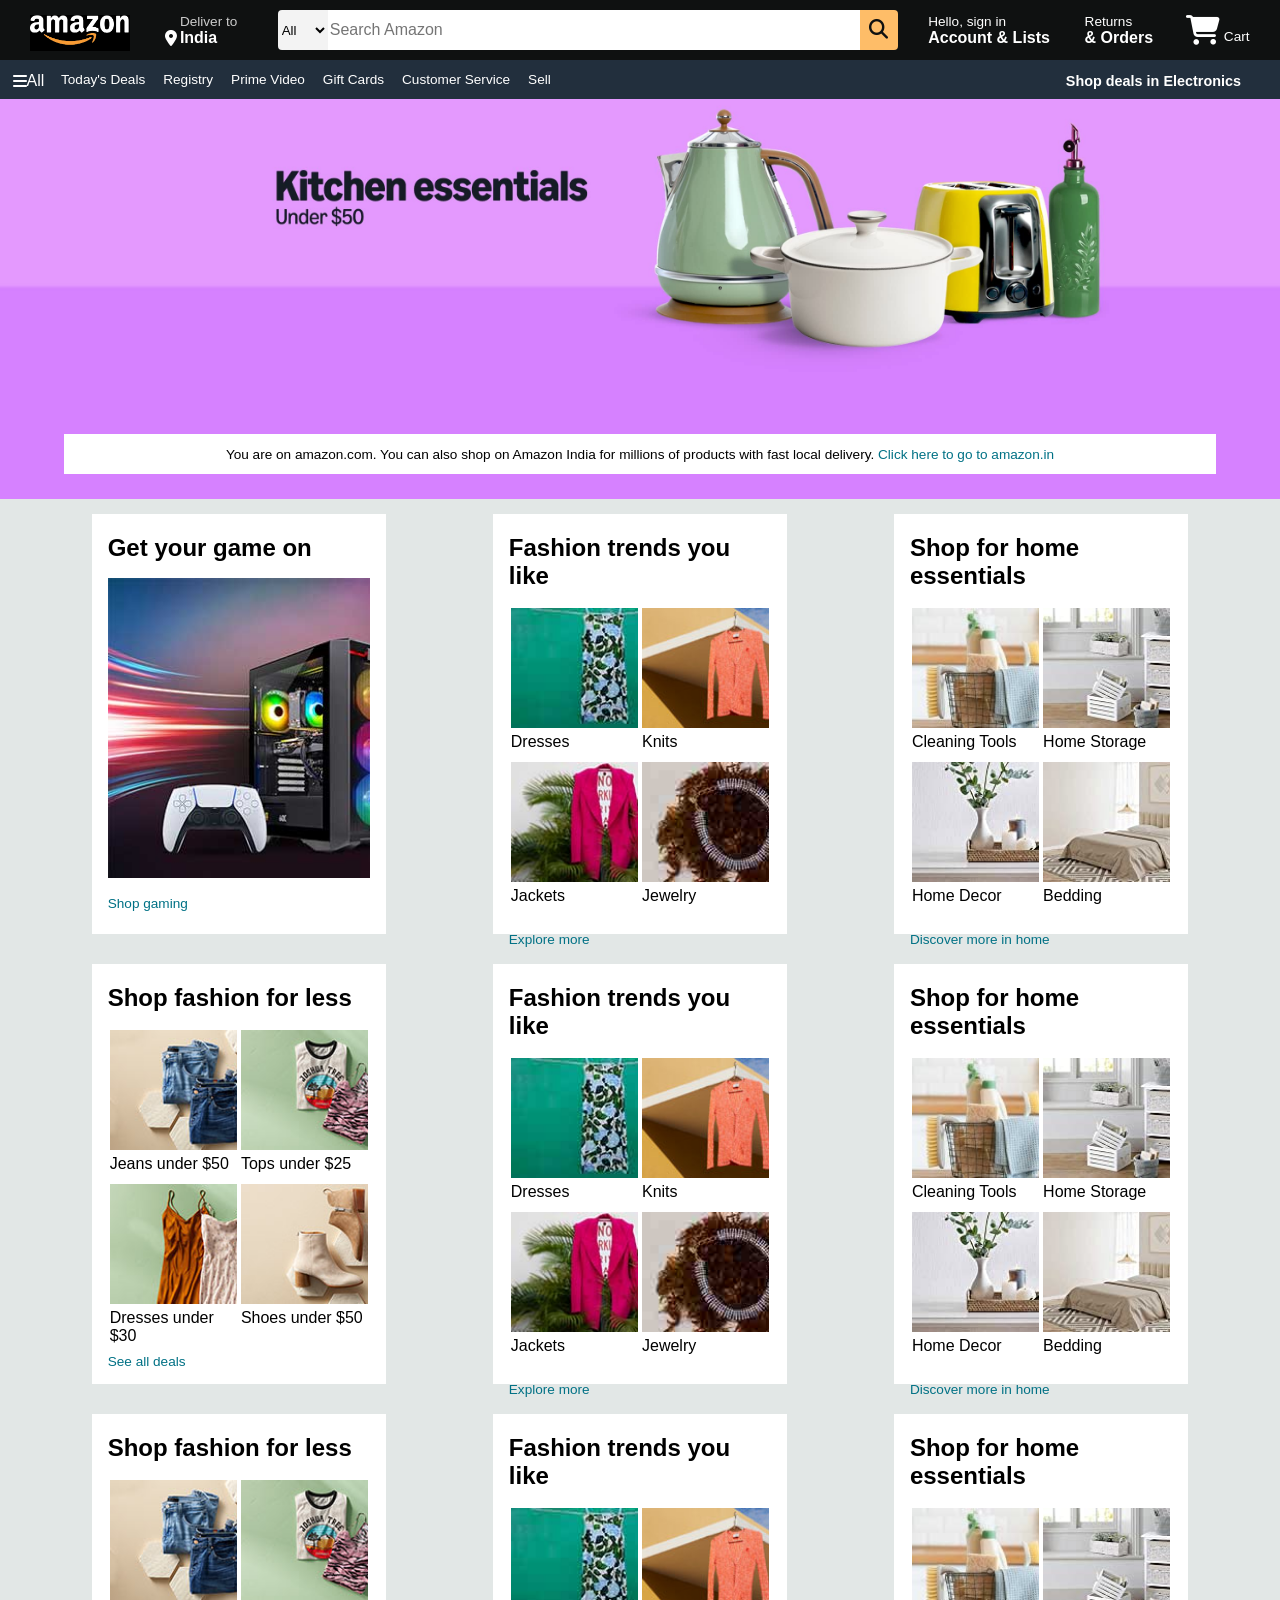
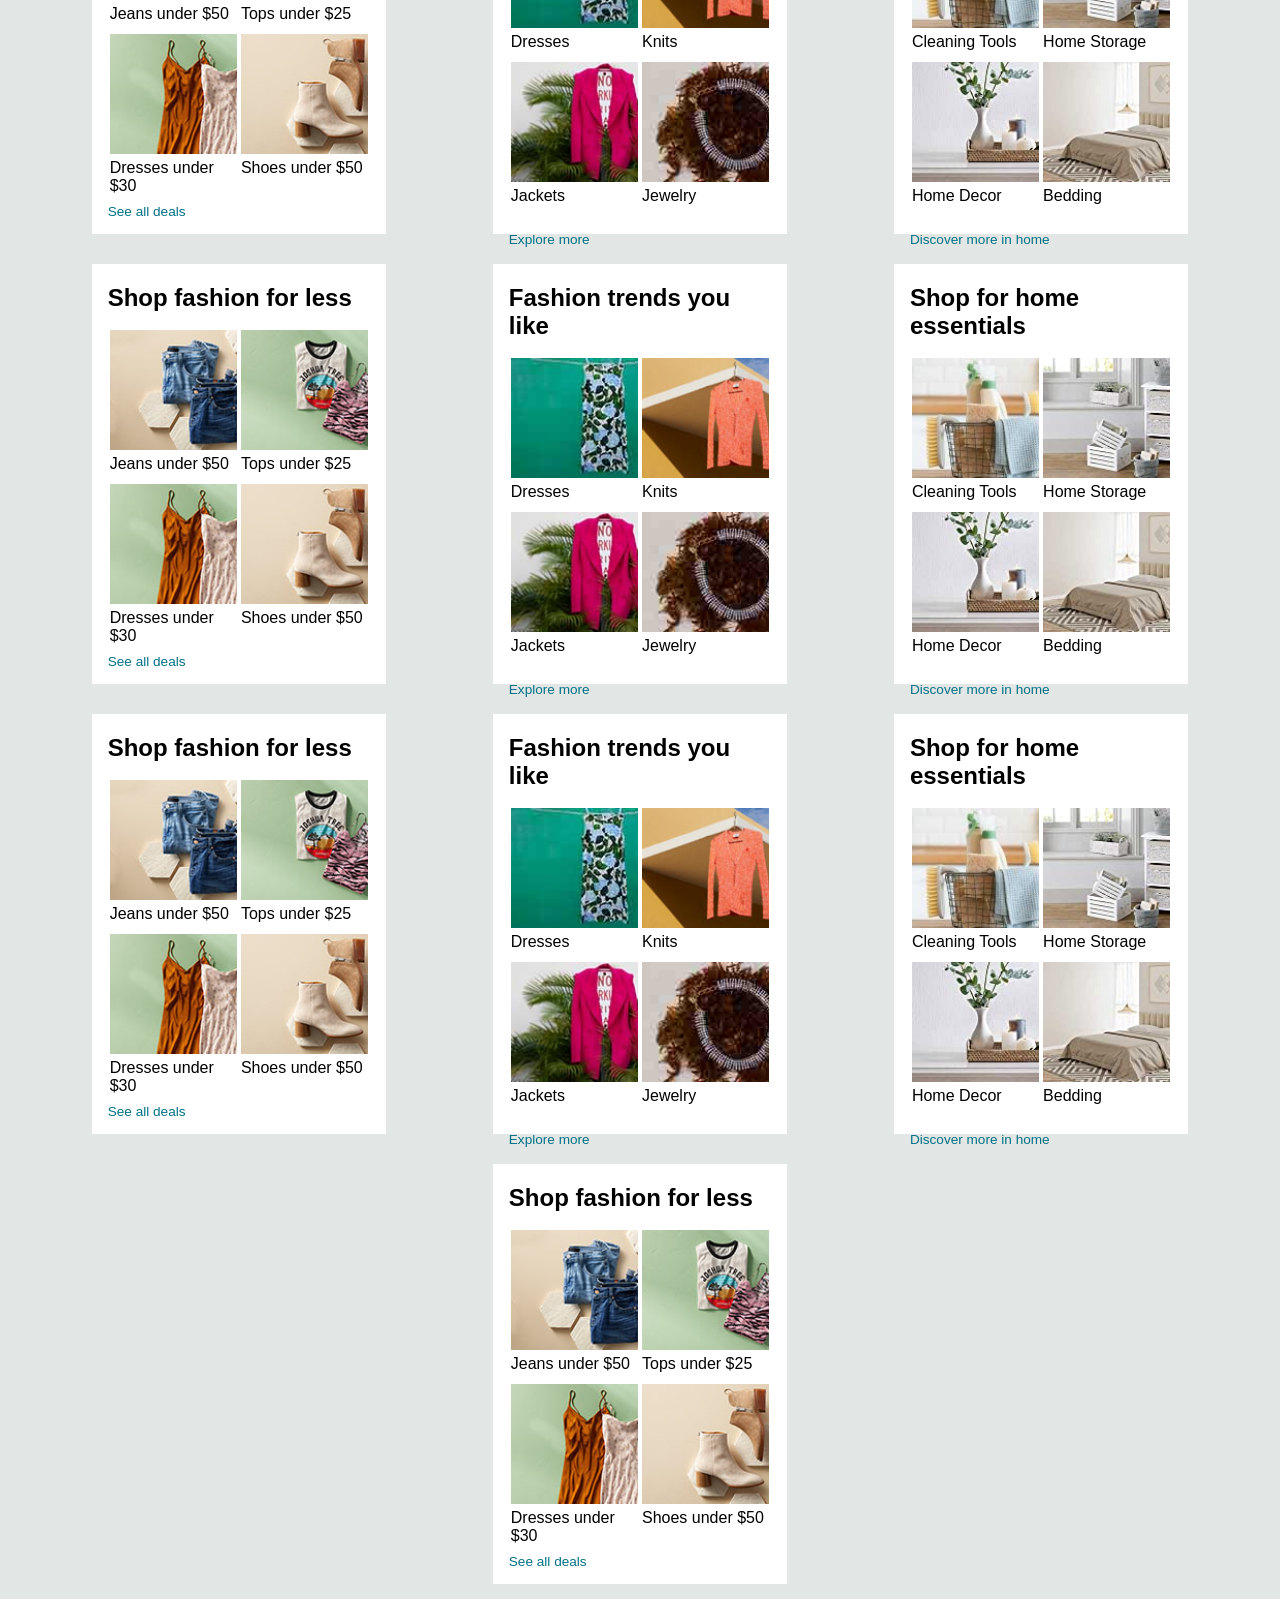
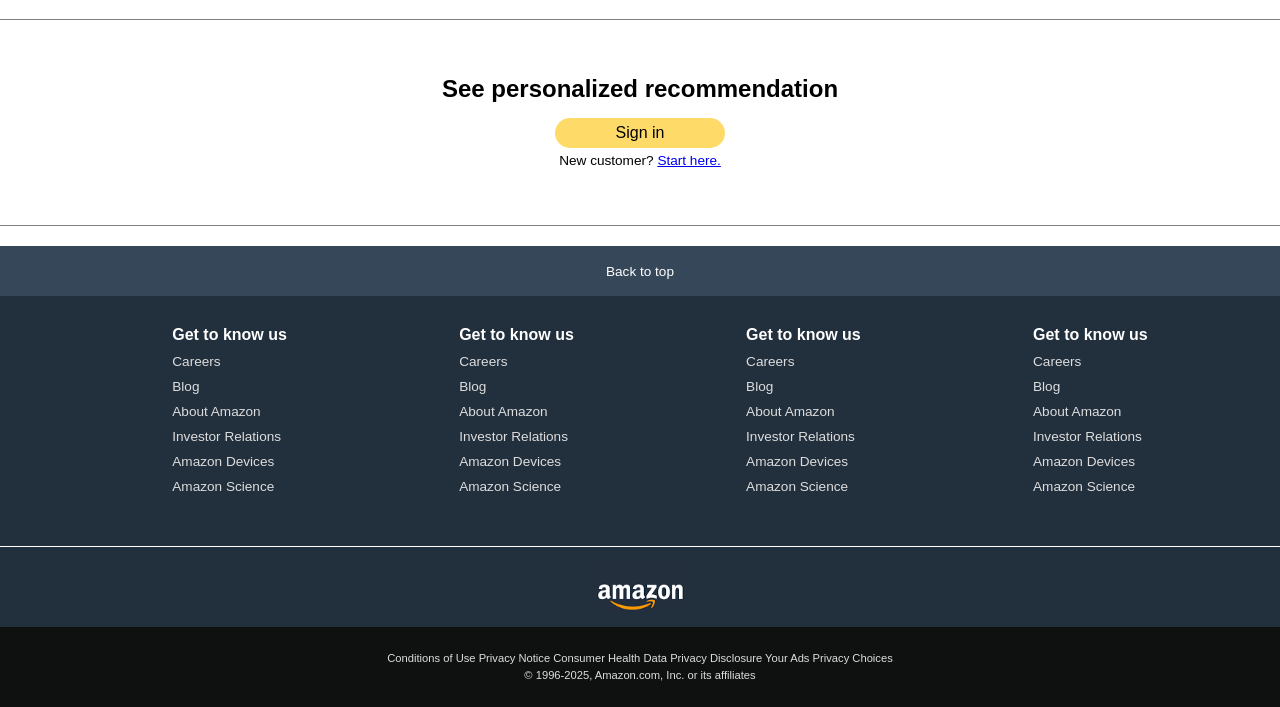
<file: Amazon Clone/Amazon Clone.html>
<!DOCTYPE html>
<html lang="en">
<head>
    <meta charset="UTF-8">
    <meta name="viewport" content="width=device-width, initial-scale=1.0">
    <title>Amazon Clone</title>
    <link rel="stylesheet" href="Project1.css">
    <link rel="stylesheet" href="https://cdnjs.cloudflare.com/ajax/libs/font-awesome/6.7.2/css/all.min.css" integrity="sha512-Evv84Mr4kqVGRNSgIGL/F/aIDqQb7xQ2vcrdIwxfjThSH8CSR7PBEakCr51Ck+w+/U6swU2Im1vVX0SVk9ABhg==" crossorigin="anonymous" referrerpolicy="no-referrer" />
</head>
<body>
    <header>
        <div class="navbar">
            <div class="navlogo border">
                <div class="logo"></div>
            </div>
            <div class="navaddress border">
                <p class="add-first">Deliver to</p>
                <div class="add-icon">
                    <i class="fa-solid fa-location-dot"></i>
                    <p class="add-sec"><b>India</b></p>
                </div>
            </div>
            <div class="nav-search">
                <select class="search-select">
                    <option class="options">All</option>
                    <option class="options">All Departments</option>
                    <option class="options">Arts & Crafts</option>
                    <option class="options">Automative</option>
                    <option class="options">Baby</option>
                    <option class="options">Beauty & Personal Care</option>
                    <option class="options">Books</option>
                    <option class="options">Boy's Fashion</option>
                    <option class="options">Computer</option>
                    <option class="options">Deals</option>
                    <option class="options">Digital Music</option>
                    <option class="options">Electronics</option>
                    <option class="options">Girls Fashion</option>
                    <option class="options">Health & Household</option>
                    <option class="options">Home & Kitchen</option>
                    <option class="options">Industrial & Scientific</option>
                    <option class="options">Kindle Store</option>
                    <option class="options">Luggage</option>
                    <option class="options">Men's Fashion</option>
                    <option class="options">Movies & TV</option>
                    <option class="options">Music,CDs & Vinyl</option>
                    <option class="options">Pet Supplies</option>
                    <option class="options">Prime Video</option>
                    <option class="options">Software</option>
                </select>
                <input type="Text" placeholder="Search Amazon" class="search-input">
                <div class="search-icon">
                    <i class="fa-solid fa-magnifying-glass"></i>
                    
                </div>
            </div>
            <div class="nav-sign-in border">
                <div class="hlo-sign-in">
                    <p>Hello, sign in</p>
                </div>
                <div class="acc-lists">
                    <p><b>Account & Lists</b></p>
                </div>
            </div>
            <div class="nav-sign-in1 border">
                <div class="hlo-sign-in">
                    <p>Returns</p>
                </div>
                <div class="acc-lists">
                    <p><b>& Orders</b></p>
                </div>
            </div>
            <div class="cart border">
                <div class="cart-icon">
                    <i class="fa-solid fa-cart-shopping"></i>
                    Cart
                </div>
            </div>
        </div>
        <div class="panel">
            <div class="panel-all border">
                <i class="fa-solid fa-bars"></i>
                All
            </div>
            <div class="panel-options">
                <div class="options1 border"><p>Today's Deals</p></div>
                <div class="options1 border"><p>Registry</p></div>
                <div class="options1 border"><p>Prime Video</p></div>
                <div class="options1 border"><p>Gift Cards</p></div>
                <div class="options1 border"><p>Customer Service</p></div>
                <div class="options1 border"><p>Sell</p></div>
            </div>
            <div class="panel-deals border">
                Shop deals in Electronics
            </div>
        </div>
    </header>
    <div class="hero-section">
        <div class="hero-msg">
            <p>You are on amazon.com. You can also shop on Amazon India for millions of products with fast local delivery. <a href="https://www.amazon.in/" target="_main">Click here to go to amazon.in</a></p>
        </div>
    </div>
    <div class="shop-section">
        <!-- Box-1 -->
        <div class="box1 box">
            <div class="box-content">
                <h2>Get your game on</h2>
                <div class="box1-image"></div>
                <a href="https://www.amazon.com/s?k=gaming&_encoding=UTF8" target="_main">Shop gaming</a>
            </div>
        </div>
        <!-- Box-2 -->
        <div class="box2 box">
            <div class="box-content">
                <h2>Fashion trends you like</h2>
                <div class="box2-image">
                    <div class="top-boxes">
                        <div class="two-box-one-image Fashion">
                            <div class="first-pic"></div>
                            <p>Dresses</p>
                        </div>
                        <div class="two-box-two-image Fashion">
                            <div class="second-pic"></div>
                            <p>Knits</p>
                        </div>
                    </div>
                    <div class="bottom-boxes">
                        <div class="two-box-three-image Fashion">
                            <div class="third-pic"></div>
                            <p>Jackets</p>
                        </div>
                        <div class="two-box-four-image Fashion">
                            <div class="fourth-pic"></div>
                            <p>Jewelry</p>
                        </div>
                    </div>
                </div>
                <a href="https://www.amazon.com/s?k=Trending+fashion&_encoding=UTF8" target="_main">Explore more</a>
            </div>
        </div>
        <!-- Box-3 -->
        <div class="box3 box">
            <div class="box-content">
                <h2>Shop for home essentials</h2>
                <div class="box2-image">
                    <div class="top-boxes">
                        <div class="two-box-one-image Fashion">
                            <div class="first-pic-2"></div>
                            <p>Cleaning Tools</p>
                        </div>
                        <div class="two-box-two-image Fashion">
                            <div class="second-pic-2"></div>
                            <p>Home Storage</p>
                        </div>
                    </div>
                    <div class="bottom-boxes">
                        <div class="two-box-three-image Fashion">
                            <div class="third-pic-2"></div>
                            <p>Home Decor</p>
                        </div>
                        <div class="two-box-four-image Fashion">
                            <div class="fourth-pic-2"></div>
                            <p>Bedding</p>
                        </div>
                    </div>
                </div>
                <a href="https://www.amazon.com/s?k=home+decor&_encoding=UTF8" target="_main">Discover more in home</a>
            </div>
        </div>
        <!-- Box-4 -->
        <div class="box4 box">
            <div class="box-content">
                <h2>Shop fashion for less</h2>
                <div class="box2-image">
                    <div class="top-boxes">
                        <div class="two-box-one-image Fashion">
                            <div class="first-pic-4"></div>
                            <p>Jeans under $50</p>
                        </div>
                        <div class="two-box-two-image Fashion">
                            <div class="second-pic-4"></div>
                            <p>Tops under $25</p>
                        </div>
                    </div>
                    <div class="bottom-boxes">
                        <div class="two-box-three-image Fashion">
                            <div class="third-pic-4"></div>
                            <p>Dresses under $30</p>
                        </div>
                        <div class="two-box-four-image Fashion">
                            <div class="fourth-pic-4"></div>
                            <p>Shoes under $50</p>
                        </div>
                    </div>
                </div>
                <a href="https://www.amazon.com/gp/goldbox/?ie=UTF8&ref_=nav_cs_gb&deals-widget=%257B%2522version%2522%253A1%252C%2522viewIndex%2522%253A0%252C%2522presetId%2522%253A%252215E8DB96732AF8CA9C14916141BB1C4C%2522%252C%2522departments%2522%253A%255B%25227147440011%2522%252C%25227192394011%2522%252C%2522679337011%2522%252C%25226358543011%2522%255D%252C%2522sorting%2522%253A%2522FEATURED%2522%257D&bubble-id=15E8DB96732AF8CA9C14916141BB1C4C" target="_main">See all deals</a>
            </div>
        </div>
        <!-- Box-1
        <div class="box1 box">
            <div class="box-content">
                <h2>Get your game on</h2>
                <div class="box1-image"></div>
                <a href="https://www.amazon.com/s?k=gaming&_encoding=UTF8" target="_main">Shop gaming</a>
            </div>
        </div> -->
        <!-- Box-2 -->
        <div class="box2 box">
            <div class="box-content">
                <h2>Fashion trends you like</h2>
                <div class="box2-image">
                    <div class="top-boxes">
                        <div class="two-box-one-image Fashion">
                            <div class="first-pic"></div>
                            <p>Dresses</p>
                        </div>
                        <div class="two-box-two-image Fashion">
                            <div class="second-pic"></div>
                            <p>Knits</p>
                        </div>
                    </div>
                    <div class="bottom-boxes">
                        <div class="two-box-three-image Fashion">
                            <div class="third-pic"></div>
                            <p>Jackets</p>
                        </div>
                        <div class="two-box-four-image Fashion">
                            <div class="fourth-pic"></div>
                            <p>Jewelry</p>
                        </div>
                    </div>
                </div>
                <a href="https://www.amazon.com/s?k=Trending+fashion&_encoding=UTF8" target="_main">Explore more</a>
            </div>
        </div>
        <!-- Box-3 -->
        <div class="box3 box">
            <div class="box-content">
                <h2>Shop for home essentials</h2>
                <div class="box2-image">
                    <div class="top-boxes">
                        <div class="two-box-one-image Fashion">
                            <div class="first-pic-2"></div>
                            <p>Cleaning Tools</p>
                        </div>
                        <div class="two-box-two-image Fashion">
                            <div class="second-pic-2"></div>
                            <p>Home Storage</p>
                        </div>
                    </div>
                    <div class="bottom-boxes">
                        <div class="two-box-three-image Fashion">
                            <div class="third-pic-2"></div>
                            <p>Home Decor</p>
                        </div>
                        <div class="two-box-four-image Fashion">
                            <div class="fourth-pic-2"></div>
                            <p>Bedding</p>
                        </div>
                    </div>
                </div>
                <a href="https://www.amazon.com/s?k=home+decor&_encoding=UTF8" target="_main">Discover more in home</a>
            </div>
        </div>
        <!-- Box-4 -->
        <div class="box4 box">
            <div class="box-content">
                <h2>Shop fashion for less</h2>
                <div class="box2-image">
                    <div class="top-boxes">
                        <div class="two-box-one-image Fashion">
                            <div class="first-pic-4"></div>
                            <p>Jeans under $50</p>
                        </div>
                        <div class="two-box-two-image Fashion">
                            <div class="second-pic-4"></div>
                            <p>Tops under $25</p>
                        </div>
                    </div>
                    <div class="bottom-boxes">
                        <div class="two-box-three-image Fashion">
                            <div class="third-pic-4"></div>
                            <p>Dresses under $30</p>
                        </div>
                        <div class="two-box-four-image Fashion">
                            <div class="fourth-pic-4"></div>
                            <p>Shoes under $50</p>
                        </div>
                    </div>
                </div>
                <a href="https://www.amazon.com/gp/goldbox/?ie=UTF8&ref_=nav_cs_gb&deals-widget=%257B%2522version%2522%253A1%252C%2522viewIndex%2522%253A0%252C%2522presetId%2522%253A%252215E8DB96732AF8CA9C14916141BB1C4C%2522%252C%2522departments%2522%253A%255B%25227147440011%2522%252C%25227192394011%2522%252C%2522679337011%2522%252C%25226358543011%2522%255D%252C%2522sorting%2522%253A%2522FEATURED%2522%257D&bubble-id=15E8DB96732AF8CA9C14916141BB1C4C" target="_main">See all deals</a>
            </div>
        </div>
        <!-- Box-1
        <div class="box1 box">
            <div class="box-content">
                <h2>Get your game on</h2>
                <div class="box1-image"></div>
                <a href="https://www.amazon.com/s?k=gaming&_encoding=UTF8" target="_main">Shop gaming</a>
            </div>
        </div> -->
        <!-- Box-2 -->
        <div class="box2 box">
            <div class="box-content">
                <h2>Fashion trends you like</h2>
                <div class="box2-image">
                    <div class="top-boxes">
                        <div class="two-box-one-image Fashion">
                            <div class="first-pic"></div>
                            <p>Dresses</p>
                        </div>
                        <div class="two-box-two-image Fashion">
                            <div class="second-pic"></div>
                            <p>Knits</p>
                        </div>
                    </div>
                    <div class="bottom-boxes">
                        <div class="two-box-three-image Fashion">
                            <div class="third-pic"></div>
                            <p>Jackets</p>
                        </div>
                        <div class="two-box-four-image Fashion">
                            <div class="fourth-pic"></div>
                            <p>Jewelry</p>
                        </div>
                    </div>
                </div>
                <a href="https://www.amazon.com/s?k=Trending+fashion&_encoding=UTF8" target="_main">Explore more</a>
            </div>
        </div>
        <!-- Box-3 -->
        <div class="box3 box">
            <div class="box-content">
                <h2>Shop for home essentials</h2>
                <div class="box2-image">
                    <div class="top-boxes">
                        <div class="two-box-one-image Fashion">
                            <div class="first-pic-2"></div>
                            <p>Cleaning Tools</p>
                        </div>
                        <div class="two-box-two-image Fashion">
                            <div class="second-pic-2"></div>
                            <p>Home Storage</p>
                        </div>
                    </div>
                    <div class="bottom-boxes">
                        <div class="two-box-three-image Fashion">
                            <div class="third-pic-2"></div>
                            <p>Home Decor</p>
                        </div>
                        <div class="two-box-four-image Fashion">
                            <div class="fourth-pic-2"></div>
                            <p>Bedding</p>
                        </div>
                    </div>
                </div>
                <a href="https://www.amazon.com/s?k=home+decor&_encoding=UTF8" target="_main">Discover more in home</a>
            </div>
        </div>
        <!-- Box-4 -->
        <div class="box4 box">
            <div class="box-content">
                <h2>Shop fashion for less</h2>
                <div class="box2-image">
                    <div class="top-boxes">
                        <div class="two-box-one-image Fashion">
                            <div class="first-pic-4"></div>
                            <p>Jeans under $50</p>
                        </div>
                        <div class="two-box-two-image Fashion">
                            <div class="second-pic-4"></div>
                            <p>Tops under $25</p>
                        </div>
                    </div>
                    <div class="bottom-boxes">
                        <div class="two-box-three-image Fashion">
                            <div class="third-pic-4"></div>
                            <p>Dresses under $30</p>
                        </div>
                        <div class="two-box-four-image Fashion">
                            <div class="fourth-pic-4"></div>
                            <p>Shoes under $50</p>
                        </div>
                    </div>
                </div>
                <a href="https://www.amazon.com/gp/goldbox/?ie=UTF8&ref_=nav_cs_gb&deals-widget=%257B%2522version%2522%253A1%252C%2522viewIndex%2522%253A0%252C%2522presetId%2522%253A%252215E8DB96732AF8CA9C14916141BB1C4C%2522%252C%2522departments%2522%253A%255B%25227147440011%2522%252C%25227192394011%2522%252C%2522679337011%2522%252C%25226358543011%2522%255D%252C%2522sorting%2522%253A%2522FEATURED%2522%257D&bubble-id=15E8DB96732AF8CA9C14916141BB1C4C" target="_main">See all deals</a>
            </div>
        </div>
        <!-- Box-1
        <div class="box1 box">
            <div class="box-content">
                <h2>Get your game on</h2>
                <div class="box1-image"></div>
                <a href="https://www.amazon.com/s?k=gaming&_encoding=UTF8" target="_main">Shop gaming</a>
            </div>
        </div> -->
        <!-- Box-2 -->
        <div class="box2 box">
            <div class="box-content">
                <h2>Fashion trends you like</h2>
                <div class="box2-image">
                    <div class="top-boxes">
                        <div class="two-box-one-image Fashion">
                            <div class="first-pic"></div>
                            <p>Dresses</p>
                        </div>
                        <div class="two-box-two-image Fashion">
                            <div class="second-pic"></div>
                            <p>Knits</p>
                        </div>
                    </div>
                    <div class="bottom-boxes">
                        <div class="two-box-three-image Fashion">
                            <div class="third-pic"></div>
                            <p>Jackets</p>
                        </div>
                        <div class="two-box-four-image Fashion">
                            <div class="fourth-pic"></div>
                            <p>Jewelry</p>
                        </div>
                    </div>
                </div>
                <a href="https://www.amazon.com/s?k=Trending+fashion&_encoding=UTF8" target="_main">Explore more</a>
            </div>
        </div>
        <!-- Box-3 -->
        <div class="box3 box">
            <div class="box-content">
                <h2>Shop for home essentials</h2>
                <div class="box2-image">
                    <div class="top-boxes">
                        <div class="two-box-one-image Fashion">
                            <div class="first-pic-2"></div>
                            <p>Cleaning Tools</p>
                        </div>
                        <div class="two-box-two-image Fashion">
                            <div class="second-pic-2"></div>
                            <p>Home Storage</p>
                        </div>
                    </div>
                    <div class="bottom-boxes">
                        <div class="two-box-three-image Fashion">
                            <div class="third-pic-2"></div>
                            <p>Home Decor</p>
                        </div>
                        <div class="two-box-four-image Fashion">
                            <div class="fourth-pic-2"></div>
                            <p>Bedding</p>
                        </div>
                    </div>
                </div>
                <a href="https://www.amazon.com/s?k=home+decor&_encoding=UTF8" target="_main">Discover more in home</a>
            </div>
        </div>
        <!-- Box-4 -->
        <div class="box4 box">
            <div class="box-content">
                <h2>Shop fashion for less</h2>
                <div class="box2-image">
                    <div class="top-boxes">
                        <div class="two-box-one-image Fashion">
                            <div class="first-pic-4"></div>
                            <p>Jeans under $50</p>
                        </div>
                        <div class="two-box-two-image Fashion">
                            <div class="second-pic-4"></div>
                            <p>Tops under $25</p>
                        </div>
                    </div>
                    <div class="bottom-boxes">
                        <div class="two-box-three-image Fashion">
                            <div class="third-pic-4"></div>
                            <p>Dresses under $30</p>
                        </div>
                        <div class="two-box-four-image Fashion">
                            <div class="fourth-pic-4"></div>
                            <p>Shoes under $50</p>
                        </div>
                    </div>
                </div>
                <a href="https://www.amazon.com/gp/goldbox/?ie=UTF8&ref_=nav_cs_gb&deals-widget=%257B%2522version%2522%253A1%252C%2522viewIndex%2522%253A0%252C%2522presetId%2522%253A%252215E8DB96732AF8CA9C14916141BB1C4C%2522%252C%2522departments%2522%253A%255B%25227147440011%2522%252C%25227192394011%2522%252C%2522679337011%2522%252C%25226358543011%2522%255D%252C%2522sorting%2522%253A%2522FEATURED%2522%257D&bubble-id=15E8DB96732AF8CA9C14916141BB1C4C" target="_main">See all deals</a>
            </div>
        </div>
        <!-- Box-1
        <div class="box1 box">
            <div class="box-content">
                <h2>Get your game on</h2>
                <div class="box1-image"></div>
                <a href="https://www.amazon.com/s?k=gaming&_encoding=UTF8" target="_main">Shop gaming</a>
            </div>
        </div> -->
        <!-- Box-2 -->
        <div class="box2 box">
            <div class="box-content">
                <h2>Fashion trends you like</h2>
                <div class="box2-image">
                    <div class="top-boxes">
                        <div class="two-box-one-image Fashion">
                            <div class="first-pic"></div>
                            <p>Dresses</p>
                        </div>
                        <div class="two-box-two-image Fashion">
                            <div class="second-pic"></div>
                            <p>Knits</p>
                        </div>
                    </div>
                    <div class="bottom-boxes">
                        <div class="two-box-three-image Fashion">
                            <div class="third-pic"></div>
                            <p>Jackets</p>
                        </div>
                        <div class="two-box-four-image Fashion">
                            <div class="fourth-pic"></div>
                            <p>Jewelry</p>
                        </div>
                    </div>
                </div>
                <a href="https://www.amazon.com/s?k=Trending+fashion&_encoding=UTF8" target="_main">Explore more</a>
            </div>
        </div>
        <!-- Box-3 -->
        <div class="box3 box">
            <div class="box-content">
                <h2>Shop for home essentials</h2>
                <div class="box2-image">
                    <div class="top-boxes">
                        <div class="two-box-one-image Fashion">
                            <div class="first-pic-2"></div>
                            <p>Cleaning Tools</p>
                        </div>
                        <div class="two-box-two-image Fashion">
                            <div class="second-pic-2"></div>
                            <p>Home Storage</p>
                        </div>
                    </div>
                    <div class="bottom-boxes">
                        <div class="two-box-three-image Fashion">
                            <div class="third-pic-2"></div>
                            <p>Home Decor</p>
                        </div>
                        <div class="two-box-four-image Fashion">
                            <div class="fourth-pic-2"></div>
                            <p>Bedding</p>
                        </div>
                    </div>
                </div>
                <a href="https://www.amazon.com/s?k=home+decor&_encoding=UTF8" target="_main">Discover more in home</a>
            </div>
        </div>
        <!-- Box-4 -->
        <div class="box4 box">
            <div class="box-content">
                <h2>Shop fashion for less</h2>
                <div class="box2-image">
                    <div class="top-boxes">
                        <div class="two-box-one-image Fashion">
                            <div class="first-pic-4"></div>
                            <p>Jeans under $50</p>
                        </div>
                        <div class="two-box-two-image Fashion">
                            <div class="second-pic-4"></div>
                            <p>Tops under $25</p>
                        </div>
                    </div>
                    <div class="bottom-boxes">
                        <div class="two-box-three-image Fashion">
                            <div class="third-pic-4"></div>
                            <p>Dresses under $30</p>
                        </div>
                        <div class="two-box-four-image Fashion">
                            <div class="fourth-pic-4"></div>
                            <p>Shoes under $50</p>
                        </div>
                    </div>
                </div>
                <a href="https://www.amazon.com/gp/goldbox/?ie=UTF8&ref_=nav_cs_gb&deals-widget=%257B%2522version%2522%253A1%252C%2522viewIndex%2522%253A0%252C%2522presetId%2522%253A%252215E8DB96732AF8CA9C14916141BB1C4C%2522%252C%2522departments%2522%253A%255B%25227147440011%2522%252C%25227192394011%2522%252C%2522679337011%2522%252C%25226358543011%2522%255D%252C%2522sorting%2522%253A%2522FEATURED%2522%257D&bubble-id=15E8DB96732AF8CA9C14916141BB1C4C" target="_main">See all deals</a>
            </div>
        </div>
    </div>
</body>
<footer>

    <!-- Log In panel -->

    <div class="signin">
        <h2>See personalized recommendation</h2>
        <div class="sign-in">
            <div class="signin-button">
                <a>Sign in</a>
            </div>
        </div>
        <p>New customer? <a href="https://www.amazon.com/ap/register?openid.mode=checkid_setup&openid.ns=http%3A%2F%2Fspecs.openid.net%2Fauth%2F2.0&openid.return_to=https%3A%2F%2Fwww.amazon.com%2Fref%3Drhf_sign_in&openid.assoc_handle=usflex"target="_main">Start here.</a></p>
    </div>

    <div class="white">
    </div>
    
    <div class="footpanel-1">
        Back to top
    </div>
    <div class="footpanel-2">
        <ul>
            <p>Get to know us</p>
            <a>Careers</a>
            <a>Blog</a>
            <a>About Amazon</a>
            <a>Investor Relations</a>
            <a>Amazon Devices</a>
            <a>Amazon Science</a>
        </ul>
        <ul>
            <p>Get to know us</p>
            <a>Careers</a>
            <a>Blog</a>
            <a>About Amazon</a>
            <a>Investor Relations</a>
            <a>Amazon Devices</a>
            <a>Amazon Science</a>
        </ul>
        <ul>
            <p>Get to know us</p>
            <a>Careers</a>
            <a>Blog</a>
            <a>About Amazon</a>
            <a>Investor Relations</a>
            <a>Amazon Devices</a>
            <a>Amazon Science</a>
        </ul>
        <ul>
            <p>Get to know us</p>
            <a>Careers</a>
            <a>Blog</a>
            <a>About Amazon</a>
            <a>Investor Relations</a>
            <a>Amazon Devices</a>
            <a>Amazon Science</a>
        </ul>
    </div>

    <div class="footpanel-3">
        <div class="logo-new"></div>
    </div>
    <div class="footpanel-4">
        <div class="last-panel">
            <a>Conditions of Use</a>
            <a>Privacy Notice</a>
            <a>Consumer Health Data Privacy Disclosure</a>
            <a>Your Ads Privacy Choices</a>
        </div>
        <div class="last-line">
            © 1996-2025, Amazon.com, Inc. or its affiliates
        </div>
    </div>  
</footer>
</html>
</file>
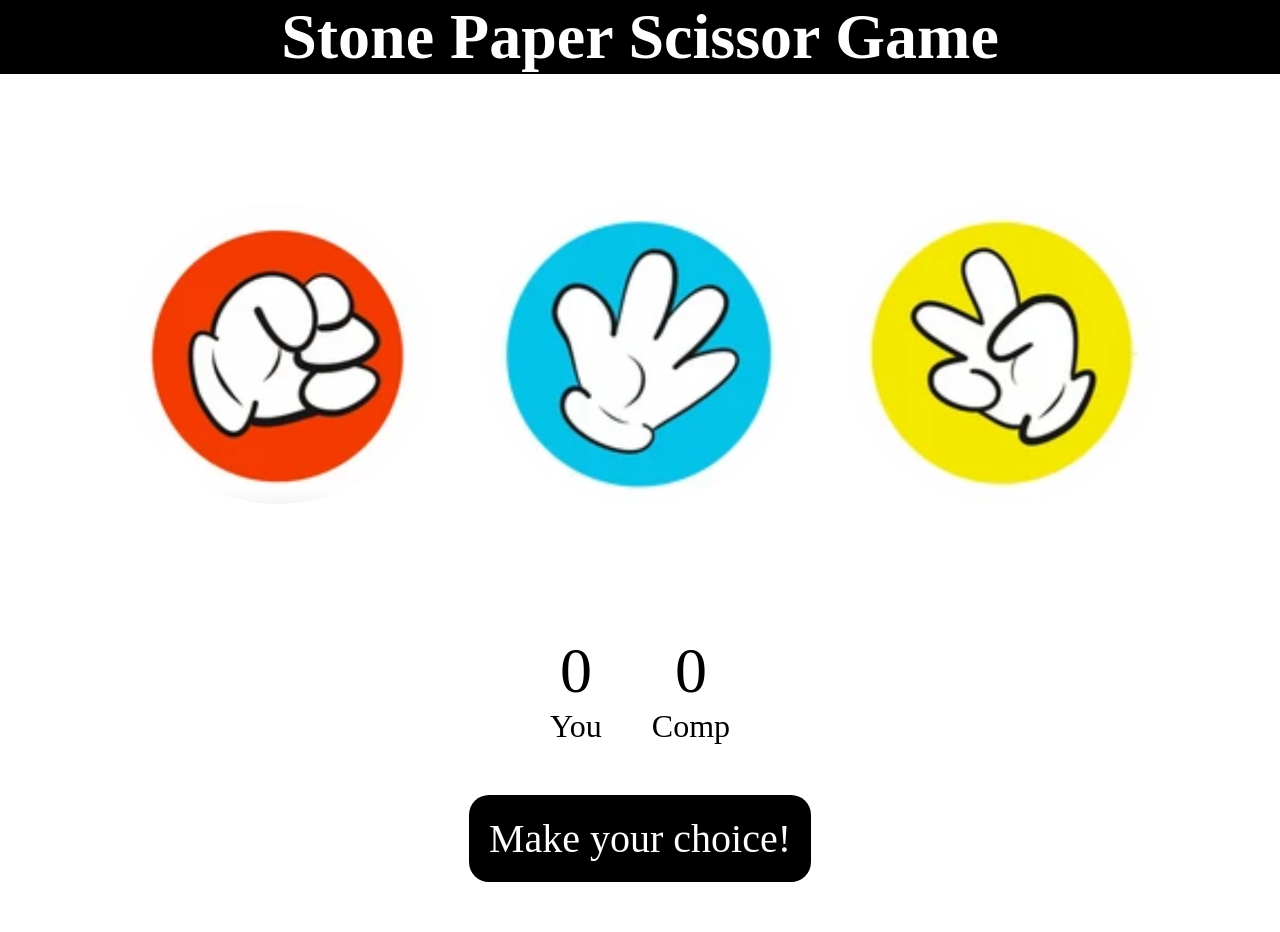
<file: Stone Paper Scissor Game/Game.html>
<!DOCTYPE html>
<html lang="en">
<head>
    <meta charset="UTF-8">
    <meta name="viewport" content="width=device-width, initial-scale=1.0">
    <title>Stone Paper Scissor Game</title>
    <link rel="stylesheet" href="Game.css">
</head>
<body>
    <h1>Stone Paper Scissor Game</h1>
<!-- Stone Paper Scissor Options -->
    <div class = "choices">
        <div class="choice" id="stone">
            <img src="stone.png" alt="stone">

        </div>
        <div class="choice" id="paper">
            <img src="paper.png" alt="paper">
        </div>
        <div class="choice" id="scissor">
            <img src="scissor.png" alt="scissor">
        </div>
    </div>

<!-- Score Board -->
    <div class="score-board">
        <div class="score">
            <p id="user-score">0</p>
            <p>You</p>
        </div>
        <div class="score" >
            <p id="comp-score">0</p>
            <p>Comp</p>
        </div>
    </div>

<!-- Message to display the result of the game -->
   <div class = "msg-box">
    <div class="msg-container">
        <div class="result">
        <p id="msg">Make your choice!</p>
        </div>
    </div>
   </div>
   
    <script src="Game.js"></script>
</body>
</html>
</file>
<file: Amazon Clone/Project1.css>
* {
    margin:0px;
    font-family: Arial;
    border: border-box;
}
.navbar {
    height: 60px;
    background-color: #0F1111;
    color: white;
    display: flex;
    align-items: center;
    justify-content: space-evenly;
}
.navlogo {
    height: 50px;
    width: 100px;
    margin-right: 3px;
}
.logo {
    background-image: url("AmazonLogo1.png");
    background-size: contain;
    background-repeat: no-repeat;
    position: relative;
    top: 10px;
    height: 50px;
    width: 100%;
}
.border {
    border: 1.5px solid transparent;
    border-radius:3%;
}
.border:hover {
    border: 1.5px solid white;
}
/* Box-2 */
.add-first {
    color:#cccccc;
    font-size: 0.85rem;
    margin-left: 15px;
}
.add-sec {
    font-size: 1rem;
    margin-left: 3px;
}
.add-icon {
    display: flex;
    align-items: center;
}
/* Box-3 */
.nav-search {
    display:flex;
    /* background-color:#febd68; */
    width: 620px;
    height: 40px;
    border-radius: 4px;
    display: flex;
    justify-content: center;
    margin-left: 10px;
}
/* .nav-search:hover {
    border: 2px solid #febd68;
} */
.search-input {
    width: 100%;
    border: none;
    font-size: 1rem;
}
.search-select {
    border-top-left-radius: 4px;
    border-bottom-left-radius: 4px;
    background-color: #f3f3f3;
    width: 50px;
    justify-content: center;
    align-items: center;
    border: none;
}
.search-select:hover {
    background-color: #e9e9e9;
    color: black;
}
.search-icon {
    width: 44px;
    display: flex;
    justify-content: center;
    align-items: center;
    font-size: 1.2rem;
    color: #0F1111;
    background-color:#febd68;
    border-top-right-radius: 4px;
    border-bottom-right-radius: 4px;
}
.search-icon:hover {
    background-color: #eca13f;
}

.options {
    font-size: 0.75rem;
}
.options:hover {
    background-color: blue;
    color: white;
}
/* Box-4 */
.nav-sign-in {
    height: 45px;
    width: 125px;
    align-content: center;
}
.hlo-sign-in {
    font-size:0.85rem;
    color:#ffffff;
}
.acc-lists {
    font-size:1rem;
    color:#ffffff;
}
/* Box-5 */
.nav-sign-in1 {
    height:45px;
    width:70px;
    align-content: center;
}
/* Box-6 */
.cart-icon i {
    font-size: 30px;
}
.cart-icon {
    font-size: 0.85rem;
    color:#ffffff;
}
/* Panel bar */
.panel {
    height: 39px;
    width: 100%;
    background-color: #222f3d;
    display: flex;
}
.panel-all {
    height: 39px;
    width: 45px;
    color:#ffffff;
    font-size: 1rem;
    display: flex;
    justify-content: center;
    align-items: center;
    margin-left: 5px;
}
.panel-options {
    color: #ffffff;
    font-size: 0.85rem;
    display: flex;
}
.options1 {
    align-content: center;
    padding-left: 8px;
    padding-right: 8px;
}
.panel-deals {
    color: #ffffff;
    font-size: 0.9rem;
    position: absolute;
    right: 30px;
    height: 39px;
    align-content: center;
    font-weight:700;
    padding-left: 8px;
    padding-right: 8px;
}

/* Hero Section */

.hero-section {
    background-image: url("Pic1.jpg");
    background-size: cover;
    height: 400px;
    display: flex;
    justify-content: center;
    align-items: flex-end;
}
.hero-msg {
    background-color:white;
    color: black;
    height: 40px;
    display: flex;
    justify-content: center;
    align-items: center;
    font-size: 0.85rem;
    width: 90%;
    margin-bottom: 25px;
}
.hero-msg a {
    color: #007185;
    text-decoration: none;
}
.hero-msg a:hover {
    color: grey;
}

/* Shop Section */
.shop-section {
    display: flex;
    flex-wrap: wrap;
    justify-content: space-evenly;
    background-color:#e2e7e6;
}
.box {
    /* border: 2px solid black; */
    height: 100px;
    width: 23%;
    height: 385px;
    background-color: white;
    padding: 20px 0px 15px;
    margin: 15px;
}
.box1-image {
    background-image: url("Gaming.jpeg");
    height: 300px;
    background-size: cover;
    margin-top: 1rem;
    margin-bottom: 1rem;
}
.box-content {
    margin-left: 1rem;
    margin-right: 1rem;
}
.box-content a {
    color:#007185;
    font-size: 0.85rem;
    text-decoration: none;
}
.box-content a:hover {
    color: grey;
}
.Fashion {
    height:150px;
    width:150px;
    margin:2px;
    background-color: white;
}
.top-boxes {
    display: flex;
}
.bottom-boxes {
    display: flex;
}
.box2-image {
    margin-top: 1rem;
    margin-bottom: 1rem;
}
.first-pic {
    background-image: url("Dress.jpg");
    height:120px;
    background-size: cover;
    margin-bottom: 5px;
}

/* Text */

.box2-image p {
    color: black;
    size: 0.80rem;
}
.second-pic {
    background-image: url("Knits.jpg");
    height: 120px;
    background-size: cover;
    margin-bottom: 5px;
}
.third-pic {
    background-image: url("Jackets.jpg");
    height: 120px;
    background-size: cover;
    margin-bottom: 5px;
}
.fourth-pic {
    background-image: url("Jewelry.jpg");
    height: 120px;
    background-size: cover;
    margin-bottom: 5px;
}

/* Third box */
.first-pic-2 {
    background-image: url("Cleaning Tools.jpg");
    height:120px;
    background-size: cover;
    margin-bottom: 5px;
}
.second-pic-2 {
    background-image: url("Home Storage.jpg");
    height: 120px;
    background-size: cover;
    margin-bottom: 5px;
}
.third-pic-2 {
    background-image: url("Home Decor.jpg");
    height: 120px;
    background-size: cover;
    margin-bottom: 5px;
}
.fourth-pic-2 {
    background-image: url("Bedding.jpg");
    height: 120px;
    background-size: cover;
    margin-bottom: 5px;
}
/* Fourth box */
.first-pic-4 {
    background-image: url("Jeans.jpg");
    height:120px;
    background-size: cover;
    margin-bottom: 5px;
}
.second-pic-4 {
    background-image: url("Tops.jpg");
    height: 120px;
    background-size: cover;
    margin-bottom: 5px;
}
.third-pic-4 {
    background-image: url("Dresses new.jpg");
    height: 120px;
    background-size: cover;
    margin-bottom: 5px;
}
.fourth-pic-4 {
    background-image: url("Shoes.jpg");
    height: 120px;
    background-size: cover;
    margin-bottom: 5px;
}

/* Footer */

.signin {
    height: 150px;
    background-color: white;
    text-align: center;
    padding-top: 55px;
    border-top: 0.1px solid grey;
    border-bottom: 0.1px solid grey;
    margin-top: 20px;
}
.sign-in {
    display: flex;
    justify-content: center;
    align-content: center;
    height: 35px;
    width:100%;
}
.signin-button {
    height: 30px;
    width: 170px;
    background-color: #fedb68;
    border-radius: 50px;
    display: flex;
    justify-content: center;
    align-content: center;
    margin-top: 15px;
}
.signin-button:hover {
    background-color: #f1cd55;
}
.signin-button a{
    display: flex;
    justify-content: center;
    align-items: center;
}
.signin p {
    margin-top: 15px;
    font-size: 0.85rem;
}
.white {
    height: 20px;
    background-color: white;
}

footer {
    margin-top: 15px;
    background-color:#e2e7e6;
}
.footpanel-1 {
    background-color: #37475a;
    color: white;
    height: 50px;
    display: flex;
    justify-content: center;
    align-items: center;
    font-size: 0.85rem;
}
.footpanel-2 {
    background-color:#222f3d;
    color: white;
    display: flex;
    justify-content: space-evenly;
    height: 250px;
}
ul a {
    display: block;
    font-size: 0.85rem;
    color: #dddddd;
    margin-top: 10px;
}
ul p {
    font-weight: 700;
    font-size: 1rem;
    margin-bottom: 5px;
    margin-top: 30px;
}
.footpanel-2 a:hover {
    text-decoration: underline;
}

.footpanel-3 {
    background-color:#222f3d;
    border-top: 0.1px solid white;
    height: 80px;
    display: flex;
    justify-content: center;
    align-items: center;
}
.logo-new {
    background-image: url("images.png");
    background-size: cover;
    height: 50px;
    width: 100px;
}
.footpanel-4 {
    height:80px;
    background-color:#0F1111;
    color: #dddddd;
    font-size: 0.7rem;
    text-align: center;
}
.last-panel {
    padding-top: 25px;
}
.last-line {
    padding-top: 5px;
}
</file>
<file: Stone Paper Scissor Game/Game.css>
* {
    margin: 0;
    padding: 0;
}

h1 {
    font-size : 4em;
    color : white;
    background-color : black;
    text-align : center;
}
.choices {
    display : flex;
    margin : 100px;
    justify-content: center;
}

.choice {
    /* background-color : black; */
    height : 310px;
    width : 322px;
    display : flex;
    margin : 25px;
    justify-content: center;
    border-radius : 50%;
    align-items : center;
}

.choice:hover {
    background-color : black;
    cursor : pointer;
    animation-delay : 0.5s;
    transition : 0.5s;
}


img {
    height : 300px;
    object-fit : cover;
    display : flex;
    justify-content: center;
    align-items : center;
    border-radius : 50%;
}


#user-score, #comp-score {
    font-size : 2rem;
    color : black;
    display : flex;
    justify-content: center;
    align-items : center;
}

.score-board {
    display : flex;
    justify-content: center;
    align-items : center;
    margin-top : 50px;
}


.score-board {
    display : flex;
    align-items: center;
    justify-content : center;
    font-size : 2rem;
    color : black;
    gap : 50px;
}

#user-score, #comp-score {
    font-size : 4rem;
}
.msg-box {
    display : flex;
    justify-content: center;
    align-items : center;
}

.msg-container {
    display : flex;
    justify-content: center;
    align-items : center;
    display : inline-block;
    background-color : black;
    color : white;
    margin : 50px;
    padding : 20px;
    border-radius : 20px;
    font-size : 2.5rem;

}

.msg-container:hover {
    background-color : grey;
    animation-delay : 0.5s;
    transition : 0.5s;
    cursor : pointer;
}
</file>
